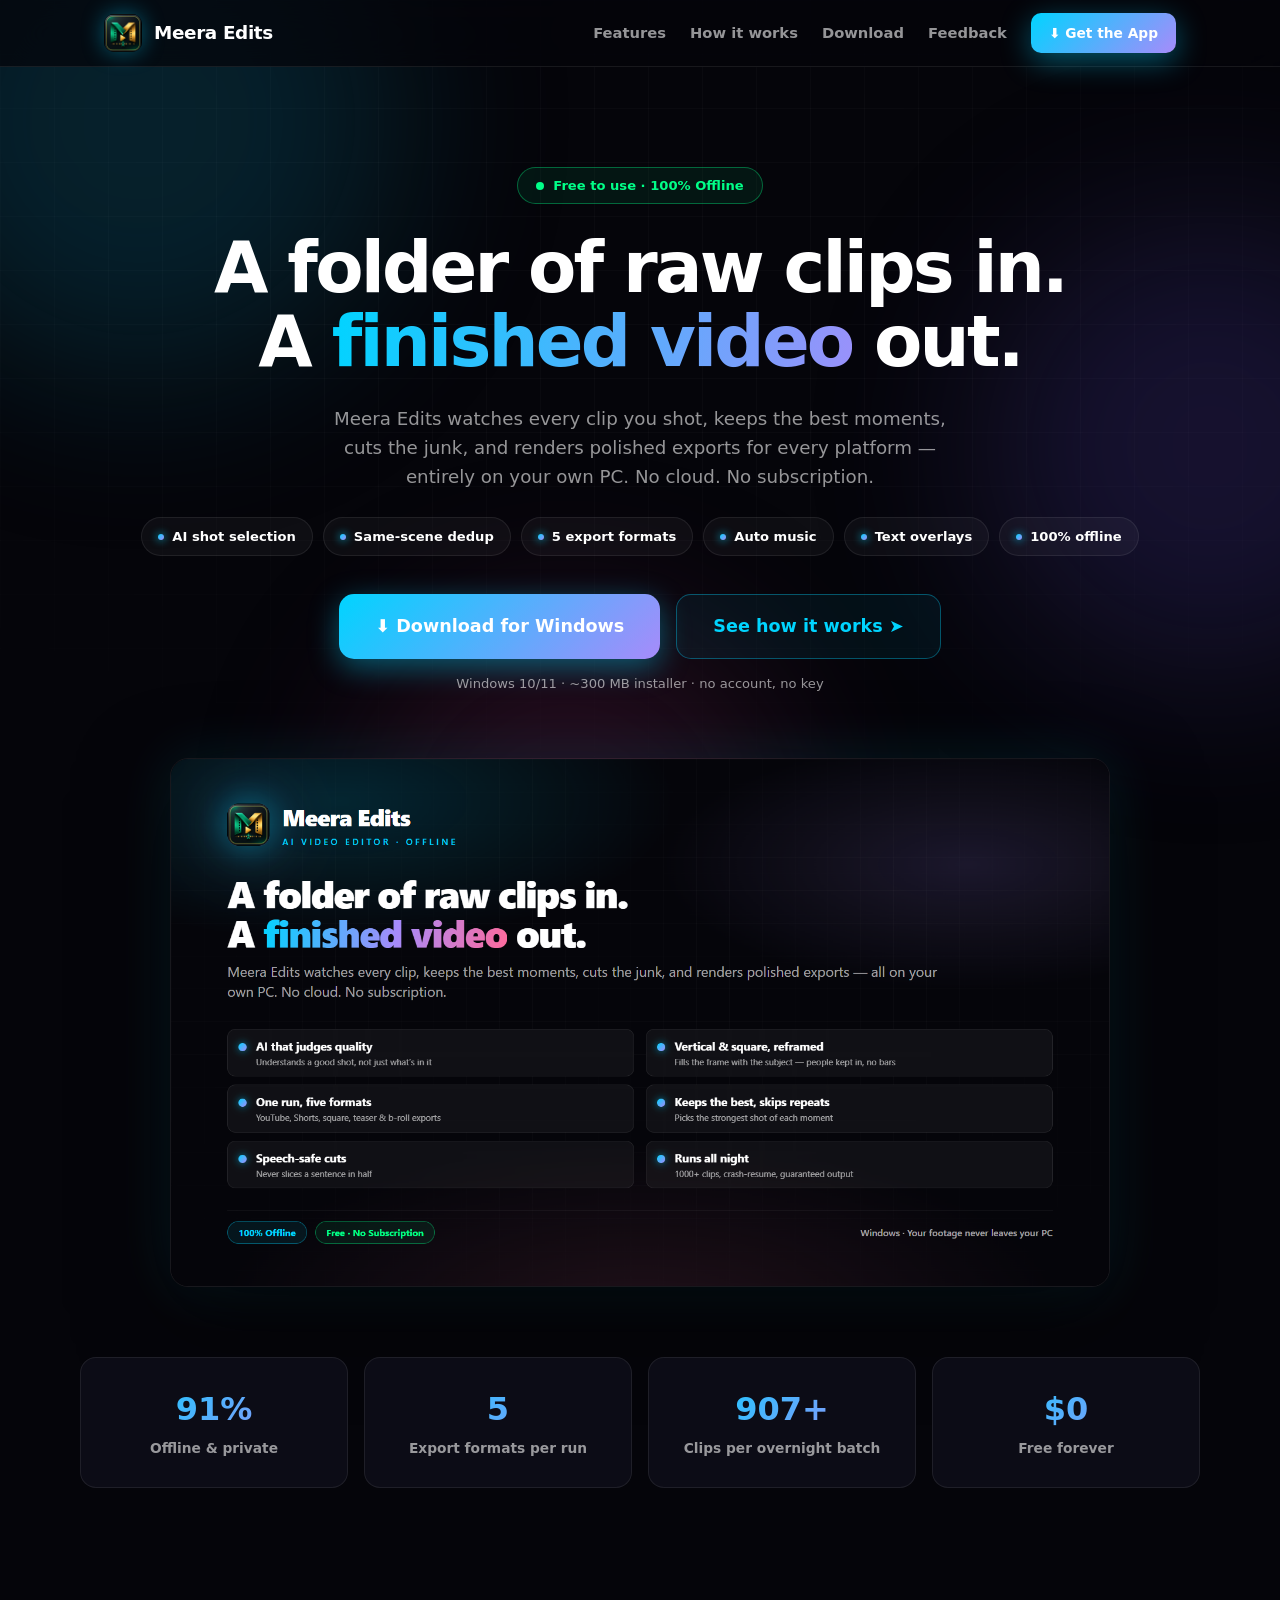
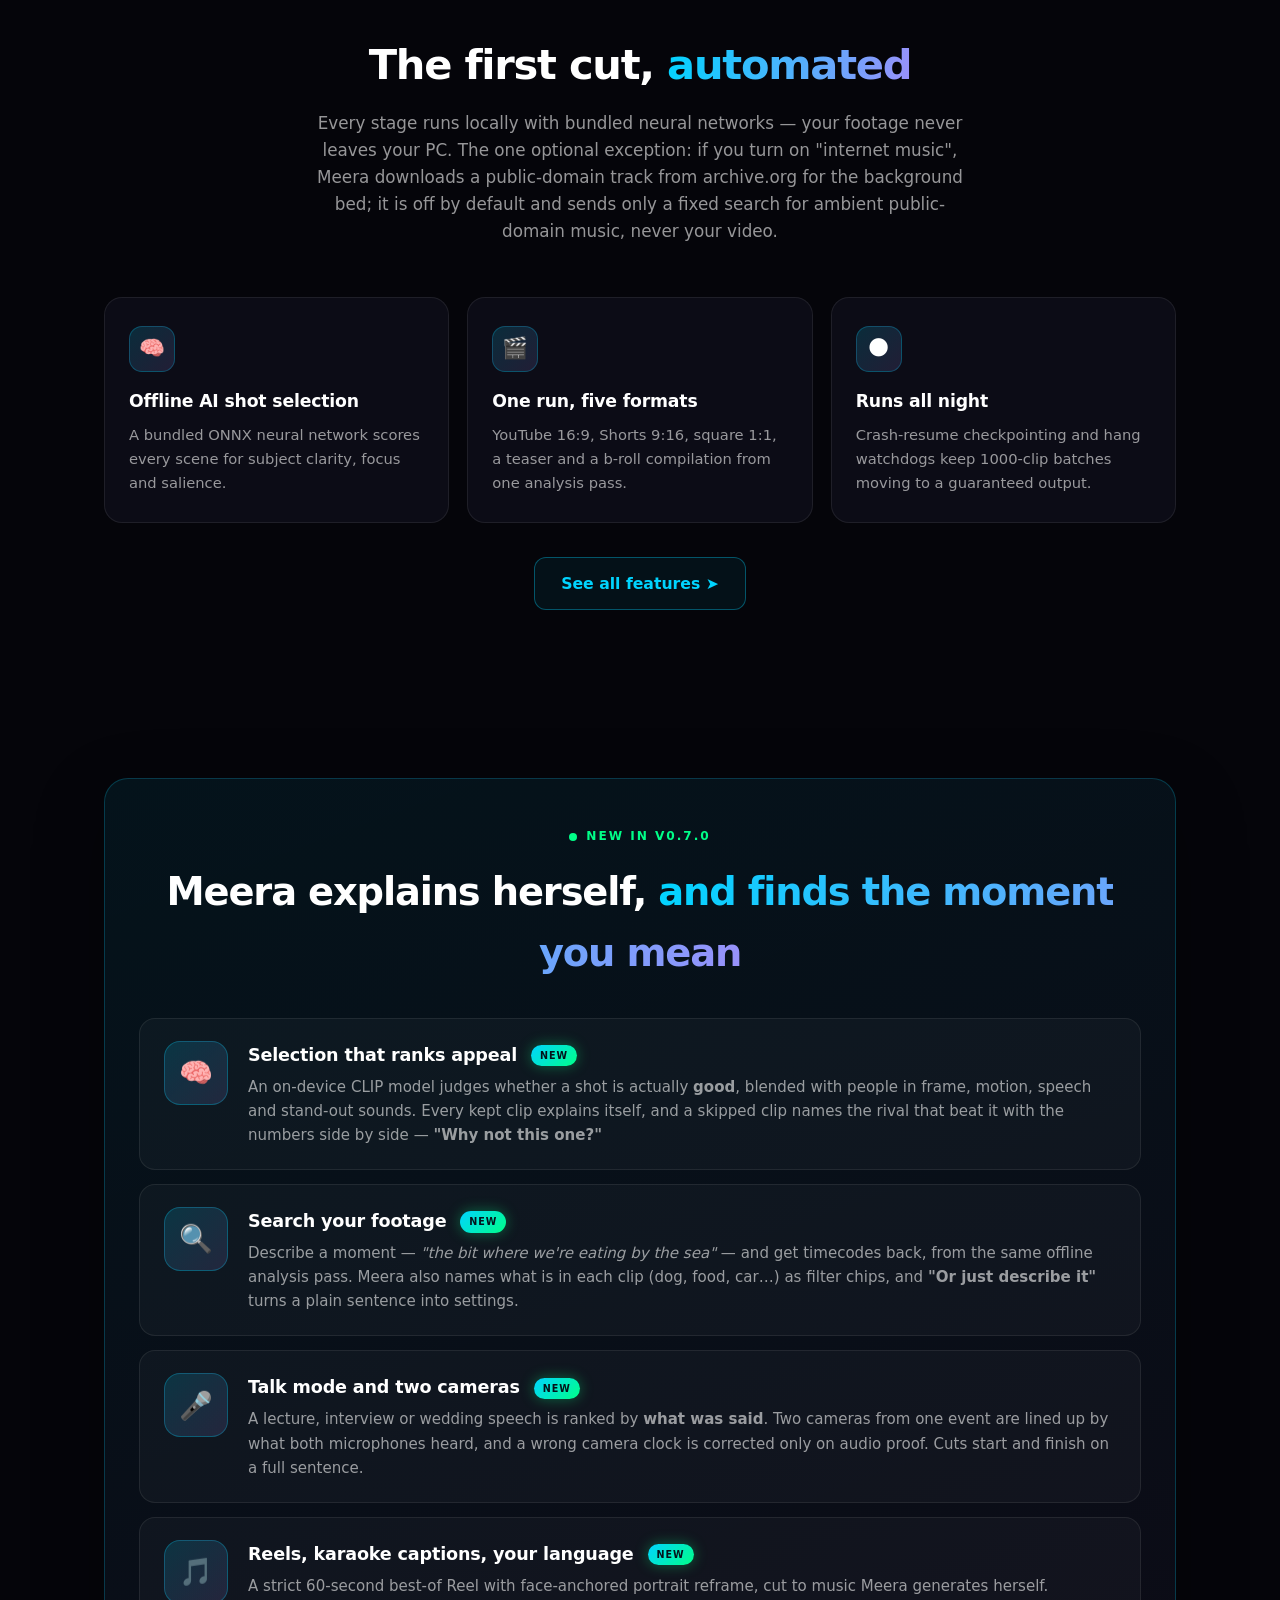
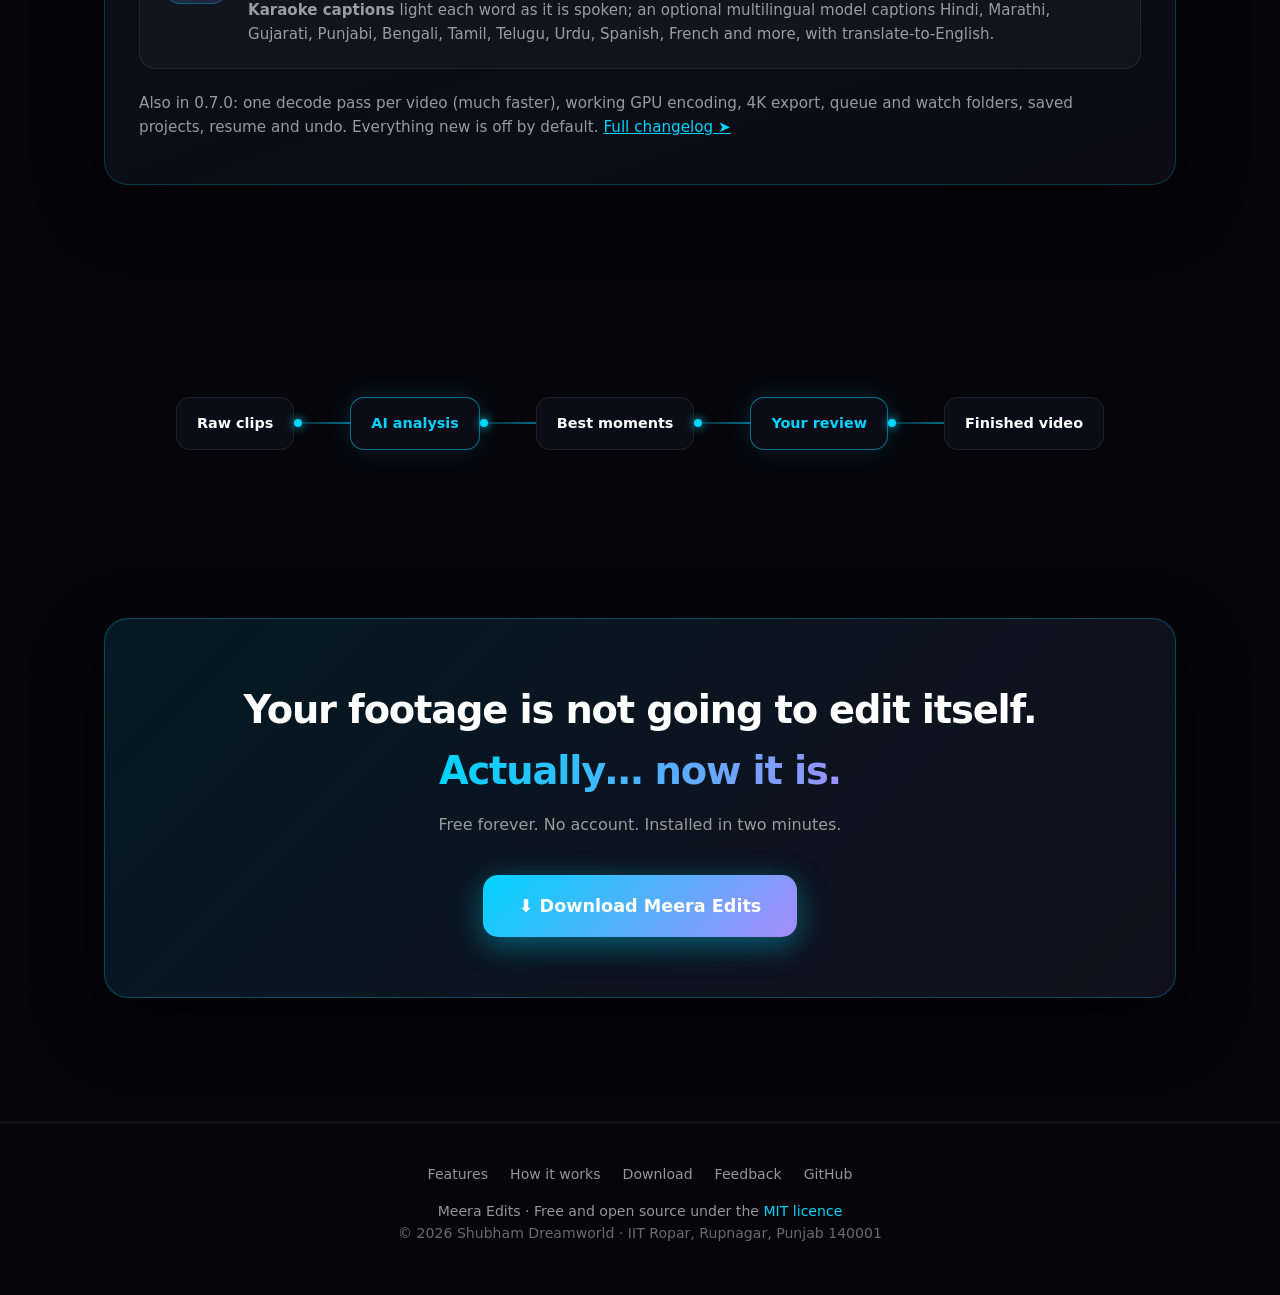
<file: site/index.html>
<!doctype html>
<html lang="en">
<head>
<meta charset="utf-8">
<meta name="viewport" content="width=device-width, initial-scale=1">
<title>Meera Edits — Offline AI Video Editor for Windows</title>
<meta name="description" content="A folder of raw clips in. A finished video out. Meera Edits is a free, 100% offline AI video editor for Windows.">
<meta property="og:title" content="Meera Edits — Offline AI Video Editor">
<meta property="og:description" content="A folder of raw clips in. A finished video out. Free, 100% offline.">
<meta property="og:image" content="assets/poster-wide.png">
<link rel="icon" href="assets/icon.png">
<link rel="stylesheet" href="assets/style.css">
<script defer src="assets/site.js"></script>
</head>
<body>
<div class="blobs"><div class="blob b1"></div><div class="blob b2"></div><div class="blob b3"></div></div>
<div class="grid-overlay"></div>

<nav>
  <div class="wrap navrow">
    <a class="logo" href="index.html"><img src="assets/icon.png" alt="">Meera Edits</a>
    <div class="navlinks">
      <a href="features.html">Features</a>
      <a href="how-it-works.html">How it works</a>
      <a href="download.html">Download</a>
      <a href="feedback.html">Feedback</a>
      <a class="btn primary small" href="download.html">&#11015; Get the App</a>
    </div>
  </div>
</nav>

<main>
  <header class="hero wrap">
    <span class="eyebrow fade-1"><span class="dot"></span> Free to use &middot; 100% Offline</span>
    <h1 class="fade-2" style="margin-top:28px;">A folder of raw clips in.<br>A <em>finished video</em> out.</h1>
    <p class="sub fade-3">Meera Edits watches every clip you shot, keeps the best moments, cuts the junk, and renders polished exports for every platform — entirely on your own PC. No cloud. No subscription.</p>
    <div class="chips fade-3">
      <span class="chip"><span class="cd"></span> AI shot selection</span>
      <span class="chip"><span class="cd"></span> Same-scene dedup</span>
      <span class="chip"><span class="cd"></span> 5 export formats</span>
      <span class="chip"><span class="cd"></span> Auto music</span>
      <span class="chip"><span class="cd"></span> Text overlays</span>
      <span class="chip"><span class="cd"></span> 100% offline</span>
    </div>
    <div class="cta fade-4">
      <a class="btn primary big" href="download.html">&#11015; Download for Windows</a>
      <a class="btn ghost big" href="how-it-works.html">See how it works &#10148;</a>
    </div>
    <div class="cta-note fade-4">Windows 10/11 &middot; ~300 MB installer &middot; no account, no key</div>
    <div class="shot fade-4" data-tilt style="margin:64px auto 0; max-width:940px;"><img src="assets/poster-wide.png" alt="Meera Edits overview"></div>

    <div class="stats" style="margin-top:70px;">
      <div class="stat reveal"><b data-count="100" data-suffix="%">0%</b><span>Offline &amp; private</span></div>
      <div class="stat reveal"><b data-count="5">0</b><span>Export formats per run</span></div>
      <div class="stat reveal"><b data-count="1000" data-suffix="+">0</b><span>Clips per overnight batch</span></div>
      <div class="stat reveal"><b data-count="0" data-prefix="$">$0</b><span>Free forever</span></div>
    </div>
  </header>

  <section>
    <div class="wrap">
      <div class="sec-head reveal">
        <h2>The first cut, <span class="grad">automated</span></h2>
        <p>Every stage runs locally with bundled neural networks — your footage never leaves your PC. The one optional exception: if you turn on "internet music", Meera downloads a public-domain track from archive.org for the background bed; it is off by default and sends only a fixed search for ambient public-domain music, never your video.</p>
      </div>
      <div class="cards-3">
        <div class="card reveal"><div class="ic">&#129504;</div><h3>Offline AI shot selection</h3><p>A bundled ONNX neural network scores every scene for subject clarity, focus and salience.</p></div>
        <div class="card reveal"><div class="ic">&#127916;</div><h3>One run, five formats</h3><p>YouTube 16:9, Shorts 9:16, square 1:1, a teaser and a b-roll compilation from one analysis pass.</p></div>
        <div class="card reveal"><div class="ic">&#127761;</div><h3>Runs all night</h3><p>Crash-resume checkpointing and hang watchdogs keep 1000-clip batches moving to a guaranteed output.</p></div>
      </div>
      <div style="text-align:center; margin-top:34px;" class="reveal">
        <a class="btn ghost" href="features.html">See all features &#10148;</a>
      </div>
    </div>
  </section>

  <section>
    <div class="wrap">
      <div class="whatsnew reveal">
        <div class="wn-head">
          <span class="wn-tag"><span class="cd"></span> New in v0.7.0</span>
          <h2>Meera explains herself, <span class="grad">and finds the moment you mean</span></h2>
        </div>
        <div class="spot-grid">
          <div class="spot">
            <div class="spot-ic">&#129504;</div>
            <div>
              <h3>Selection that ranks appeal <span class="badge-new">New</span></h3>
              <p>An on-device CLIP model judges whether a shot is actually <b>good</b>, blended with people in frame, motion, speech and stand-out sounds. Every kept clip explains itself, and a skipped clip names the rival that beat it with the numbers side by side — <b>"Why not this one?"</b></p>
            </div>
          </div>
          <div class="spot">
            <div class="spot-ic">&#128269;</div>
            <div>
              <h3>Search your footage <span class="badge-new">New</span></h3>
              <p>Describe a moment — <i>"the bit where we're eating by the sea"</i> — and get timecodes back, from the same offline analysis pass. Meera also names what is in each clip (dog, food, car…) as filter chips, and <b>"Or just describe it"</b> turns a plain sentence into settings.</p>
            </div>
          </div>
          <div class="spot">
            <div class="spot-ic">&#127908;</div>
            <div>
              <h3>Talk mode and two cameras <span class="badge-new">New</span></h3>
              <p>A lecture, interview or wedding speech is ranked by <b>what was said</b>. Two cameras from one event are lined up by what both microphones heard, and a wrong camera clock is corrected only on audio proof. Cuts start and finish on a full sentence.</p>
            </div>
          </div>
          <div class="spot">
            <div class="spot-ic">&#127925;</div>
            <div>
              <h3>Reels, karaoke captions, your language <span class="badge-new">New</span></h3>
              <p>A strict 60-second best-of Reel with face-anchored portrait reframe, cut to music Meera generates herself. <b>Karaoke captions</b> light each word as it is spoken; an optional multilingual model captions Hindi, Marathi, Gujarati, Punjabi, Bengali, Tamil, Telugu, Urdu, Spanish, French and more, with translate-to-English.</p>
            </div>
          </div>
        </div>
        <p class="reveal" style="margin-top:22px; color:var(--muted); font-size:0.95em;">Also in 0.7.0: one decode pass per video (much faster), working GPU encoding, 4K export, queue and watch folders, saved projects, resume and undo. Everything new is off by default. <a href="download.html#history" style="color:var(--accent);">Full changelog &#10148;</a></p>
      </div>
    </div>
  </section>

  <section>
    <div class="wrap">
      <div class="pipeline reveal">
        <div class="pnode">Raw clips</div><div class="parrow"></div>
        <div class="pnode hot">AI analysis</div><div class="parrow"></div>
        <div class="pnode">Best moments</div><div class="parrow"></div>
        <div class="pnode hot">Your review</div><div class="parrow"></div>
        <div class="pnode">Finished video</div>
      </div>
    </div>
  </section>

  <section>
    <div class="wrap">
      <div class="ctaband reveal">
        <h2>Your footage is not going to edit itself.<br><span class="grad">Actually&hellip; now it is.</span></h2>
        <p>Free forever. No account. Installed in two minutes.</p>
        <div class="cta">
          <a class="btn primary big" href="download.html">&#11015; Download Meera Edits</a>
        </div>
      </div>
    </div>
  </section>
</main>

<footer>
  <div class="wrap">
    <div class="foot-links">
      <a href="features.html">Features</a>
      <a href="how-it-works.html">How it works</a>
      <a href="download.html">Download</a>
      <a href="feedback.html">Feedback</a>
      <a href="https://github.com/shubhamdreamworld/meera-edits-app" target="_blank" rel="noopener">GitHub</a>
    </div>
    Meera Edits &middot; Free and open source under the <a href="https://github.com/shubhamdreamworld/meera-edits-app/blob/main/LICENSE" target="_blank" rel="noopener">MIT licence</a><br>
    <span style="opacity:0.7;">&copy; 2026 Shubham Dreamworld &middot; IIT Ropar, Rupnagar, Punjab 140001</span>
  </div>
</footer>
</body>
</html>
</file>
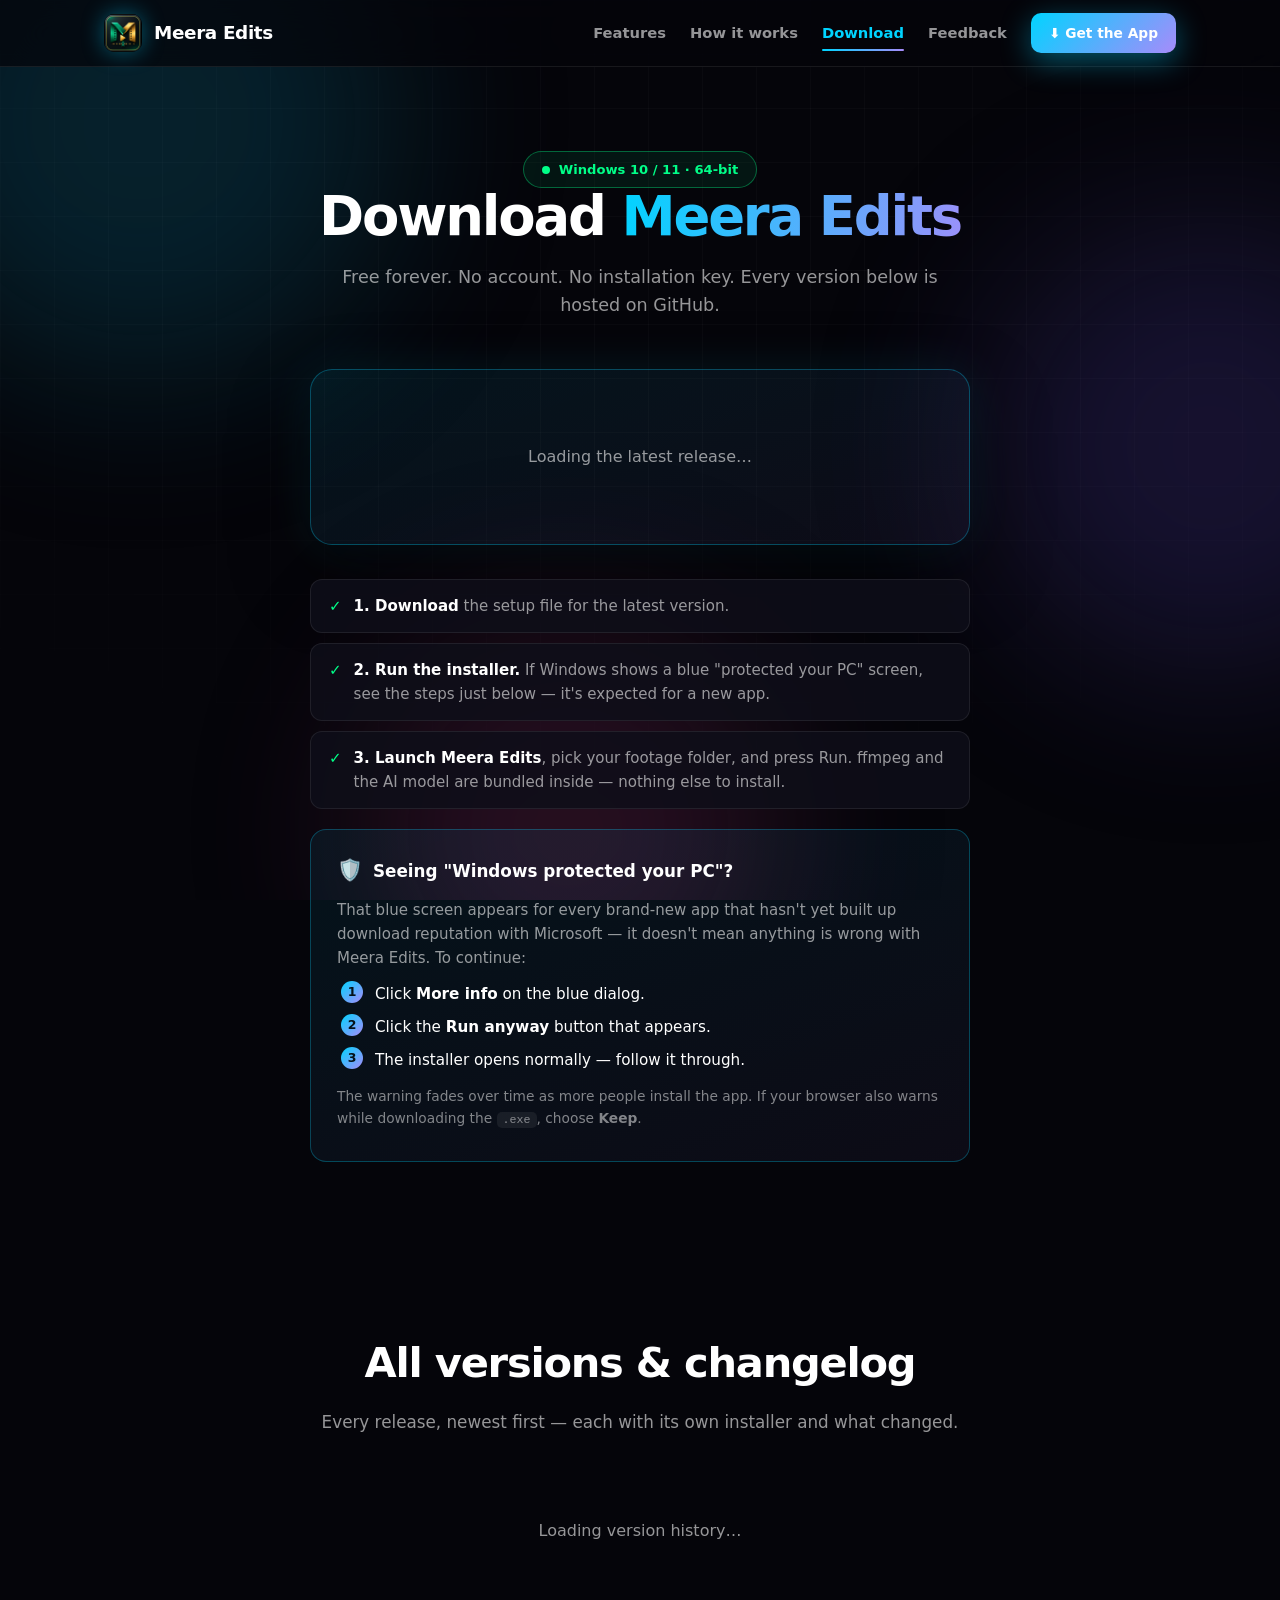
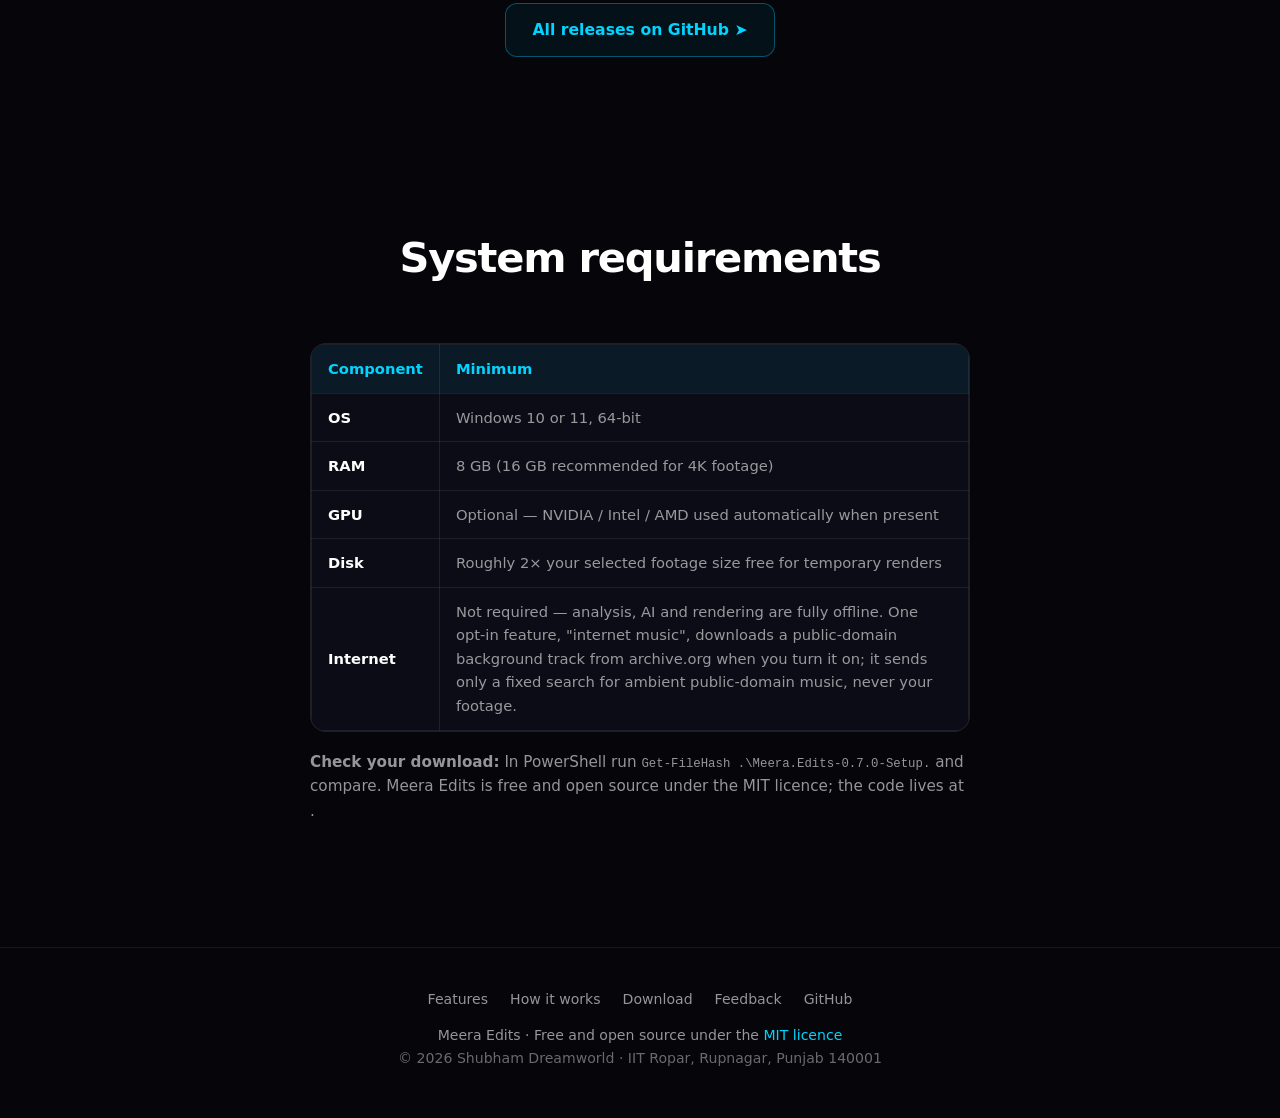
<file: site/download.html>
<!doctype html>
<html lang="en">
<head>
<meta charset="utf-8">
<meta name="viewport" content="width=device-width, initial-scale=1">
<title>Download &amp; Versions — Meera Edits</title>
<meta name="description" content="Download Meera Edits for Windows — every version, with its changelog. Free, no account or key required.">
<link rel="icon" href="assets/icon.png">
<link rel="stylesheet" href="assets/style.css">
<script defer src="assets/site.js"></script>
</head>
<body>
<div class="blobs"><div class="blob b1"></div><div class="blob b2"></div><div class="blob b3"></div></div>
<div class="grid-overlay"></div>

<nav>
  <div class="wrap navrow">
    <a class="logo" href="index.html"><img src="assets/icon.png" alt="">Meera Edits</a>
    <div class="navlinks">
      <a href="features.html">Features</a>
      <a href="how-it-works.html">How it works</a>
      <a href="download.html">Download</a>
      <a href="feedback.html">Feedback</a>
      <a class="btn primary small" href="https://github.com/shubhamdreamworld/meera-edits-app/releases/latest" id="nav-latest">&#11015; Get the App</a>
    </div>
  </div>
</nav>

<main>
  <header class="page-head wrap">
    <span class="eyebrow fade-1"><span class="dot"></span> Windows 10 / 11 &middot; 64-bit</span>
    <h1 class="fade-2">Download <span class="grad">Meera Edits</span></h1>
    <p class="fade-3">Free forever. No account. No installation key. Every version below is hosted on GitHub.</p>
  </header>

  <section style="padding-top:30px;">
    <div class="wrap">
      <!-- Latest release card (filled from releases.json) -->
      <div id="latest-card" class="dlcard fade-4" data-tilt>
        <div class="rel-loading">Loading the latest release&hellip;</div>
      </div>

      <div class="checklist">
        <div class="checkrow reveal"><span class="tick">&#10003;</span><span><b>1. Download</b> the setup file for the latest version.</span></div>
        <div class="checkrow reveal"><span class="tick">&#10003;</span><span><b>2. Run the installer.</b> If Windows shows a blue "protected your PC" screen, see the steps just below — it's expected for a new app.</span></div>
        <div class="checkrow reveal"><span class="tick">&#10003;</span><span><b>3. Launch Meera Edits</b>, pick your footage folder, and press Run. ffmpeg and the AI model are bundled inside — nothing else to install.</span></div>
      </div>

      <div class="smartscreen reveal">
        <div class="ss-head"><span class="ss-shield">&#128737;&#65039;</span> Seeing "Windows protected your PC"?</div>
        <p>That blue screen appears for every brand-new app that hasn't yet built up download reputation with Microsoft — it doesn't mean anything is wrong with Meera Edits. To continue:</p>
        <ol class="ss-steps">
          <li>Click <b>More info</b> on the blue dialog.</li>
          <li>Click the <b>Run anyway</b> button that appears.</li>
          <li>The installer opens normally &mdash; follow it through.</li>
        </ol>
        <p class="ss-note">The warning fades over time as more people install the app. If your browser also warns while downloading the <code>.exe</code>, choose <b>Keep</b>.</p>
      </div>
    </div>
  </section>

  <section>
    <div class="wrap">
      <div class="sec-head reveal">
        <h2>All versions &amp; changelog</h2>
        <p>Every release, newest first — each with its own installer and what changed.</p>
      </div>
      <div id="history" class="rellist reveal">
        <div class="rel-loading">Loading version history&hellip;</div>
      </div>
      <noscript>
        <p style="text-align:center; color:var(--muted);">Browse every version on the <a href="https://github.com/shubhamdreamworld/meera-edits-app/releases" style="color:var(--accent);">GitHub releases page</a>.</p>
      </noscript>
      <div style="text-align:center; margin-top:30px;" class="reveal">
        <a class="btn ghost" href="https://github.com/shubhamdreamworld/meera-edits-app/releases" target="_blank" rel="noopener">All releases on GitHub &#10148;</a>
      </div>
    </div>
  </section>

  <section>
    <div class="wrap">
      <div class="sec-head reveal"><h2>System requirements</h2></div>
      <div class="tablecard reveal" style="max-width:660px; margin:0 auto;">
        <table>
          <tr><th>Component</th><th>Minimum</th></tr>
          <tr><td><b>OS</b></td><td>Windows 10 or 11, 64-bit</td></tr>
          <tr><td><b>RAM</b></td><td>8 GB (16 GB recommended for 4K footage)</td></tr>
          <tr><td><b>GPU</b></td><td>Optional — NVIDIA / Intel / AMD used automatically when present</td></tr>
          <tr><td><b>Disk</b></td><td>Roughly 2&times; your selected footage size free for temporary renders</td></tr>
          <tr><td><b>Internet</b></td><td>Not required — analysis, AI and rendering are fully offline. One opt-in feature, "internet music", downloads a public-domain background track from archive.org when you turn it on; it sends only a fixed search for ambient public-domain music, never your footage.</td></tr>
        </table>
      </div>
      <p class="reveal" style="max-width:660px; margin:18px auto 0; color:var(--muted); font-size:0.95em;" id="verify-note">
        <b>Check your download:</b> In PowerShell run
        <code>Get-FileHash .\Meera.Edits-0.7.0-Setup.</code> and compare. Meera Edits is free and open source under the MIT licence; the code lives at
        .
      </p>
    </div>
  </section>
</main>

<footer>
  <div class="wrap">
    <div class="foot-links">
      <a href="features.html">Features</a>
      <a href="how-it-works.html">How it works</a>
      <a href="download.html">Download</a>
      <a href="feedback.html">Feedback</a>
      <a href="https://github.com/shubhamdreamworld/meera-edits-app" target="_blank" rel="noopener">GitHub</a>
    </div>
    Meera Edits &middot; Free and open source under the <a href="https://github.com/shubhamdreamworld/meera-edits-app/blob/main/LICENSE" target="_blank" rel="noopener">MIT licence</a><br>
    <span style="opacity:0.7;">&copy; 2026 Shubham Dreamworld &middot; IIT Ropar, Rupnagar, Punjab 140001</span>
  </div>
</footer>

<script>
  // Renders the download page from releases.json — add a version there and
  // this page (latest card + full history) updates automatically.
  (function () {
    const esc = (s) => String(s).replace(/[&<>"]/g, (c) => ({ '&':'&amp;','<':'&lt;','>':'&gt;','"':'&quot;' }[c]));
    fetch('releases.json', { cache: 'no-cache' })
      .then((r) => { if (!r.ok) throw new Error('load failed'); return r.json(); })
      .then((rels) => {
        if (!Array.isArray(rels) || !rels.length) throw new Error('empty');
        const latest = rels.find((r) => r.latest) || rels[0];

        // Point the nav "Get the App" button at the latest asset
        const navBtn = document.getElementById('nav-latest');
        if (navBtn && latest.asset) navBtn.setAttribute('href', latest.asset);

        // Latest card
        document.getElementById('latest-card').innerHTML =
          '<div class="ver">Latest release &middot; ' + esc(latest.tag) + '</div>' +
          '<h2>' + esc(latest.title) + '</h2>' +
          '<div class="dlmeta">' +
            '<span>&#128190; ' + esc(latest.size || '') + '</span>' +
            '<span>&#129422; Windows 64-bit</span>' +
            '<span>&#128273; No key needed</span>' +
            '<span>&#9878;&#65039; Free to use</span>' +
          '</div>' +
          '<div class="cta" style="margin-top:30px;">' +
            '<a class="btn primary big" href="' + esc(latest.asset) + '">&#11015; Download Meera Edits ' + esc(latest.version) + '</a>' +
          '</div>' +
          '<div class="cta-note">Served directly from <a href="' + esc(latest.release) + '" target="_blank" rel="noopener" style="color:var(--accent);">GitHub Releases</a>.</div>' +
          (latest.<div class="cta-note" style="margin-top:8px; word-break:break-all;"><code>' + esc(latest.</code></div>' : '');

        // Full history
        document.getElementById('history').innerHTML = rels.map((r) =>
          '<div class="rel' + (r.latest ? ' is-latest' : '') + '">' +
            '<div class="rel-head">' +
              '<span class="rel-ver">' + esc(r.tag) + '</span>' +
              (r.latest ? '<span class="rel-badge">Latest</span>' : '') +
              '<span class="rel-title">' + esc(r.title) + '</span>' +
              '<span class="rel-date">' + esc(r.date) + '</span>' +
            '</div>' +
            '<ul class="rel-notes">' + r.notes.map((n) => '<li>' + esc(n) + '</li>').join('') + '</ul>' +
            '<div class="rel-actions">' +
              '<a class="btn primary small" href="' + esc(r.asset) + '">&#11015; Download ' + esc(r.version) + '</a>' +
              '<a class="btn ghost small" href="' + esc(r.release) + '" target="_blank" rel="noopener">Release notes</a>' +
              '<span class="rel-meta">' + esc(r.size || '') + ' &middot; Windows 64-bit</span>' +
            '</div>' +
            (r.<div class="rel-meta" style="margin-top:6px; word-break:break-all; font-size:0.85em;"><code>' + esc(r.</code></div>' : '') +
          '</div>'
        ).join('');
      })
      .catch(() => {
        const fallback = '<div class="rel-loading">Couldn\'t load the version list. <a href="https://github.com/shubhamdreamworld/meera-edits-app/releases" style="color:var(--accent);">View all releases on GitHub &#10148;</a></div>';
        document.getElementById('latest-card').innerHTML = fallback;
        document.getElementById('history').innerHTML = '';
      });
  })();
</script>
</body>
</html>
</file>
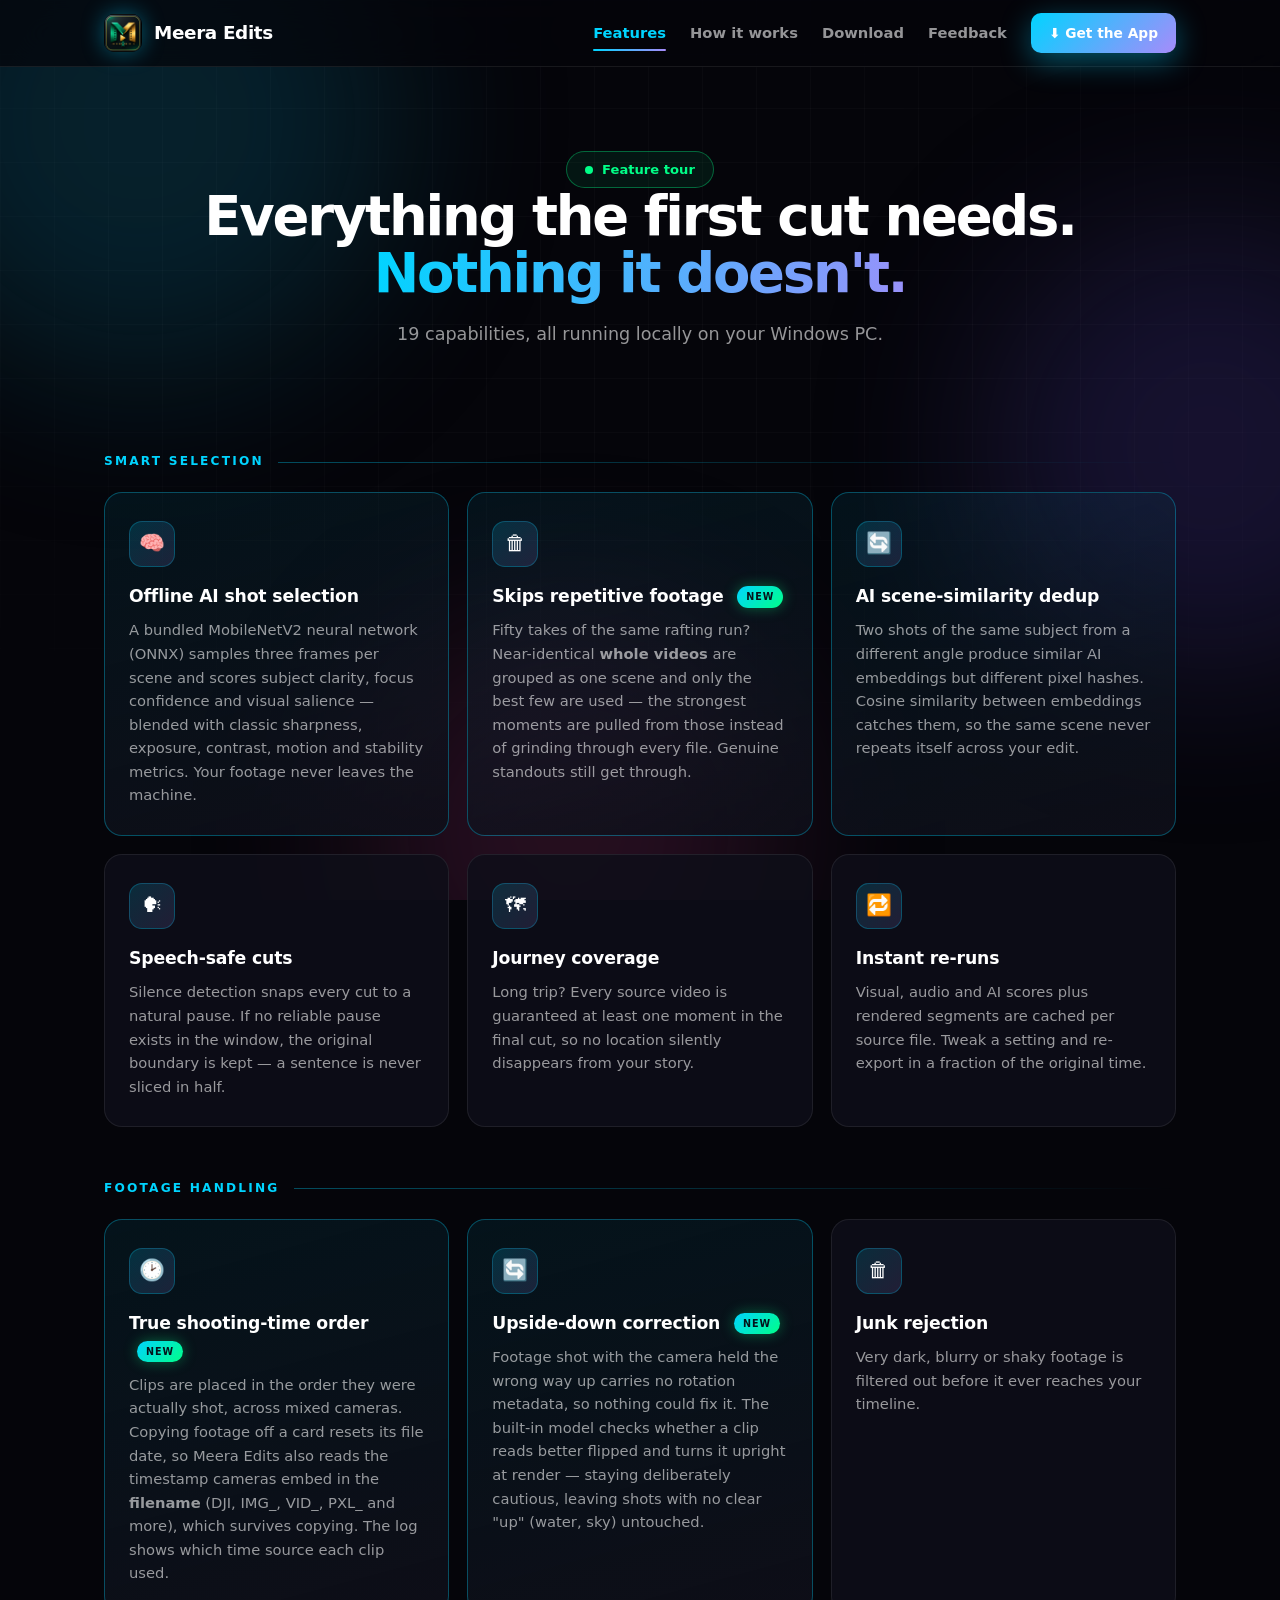
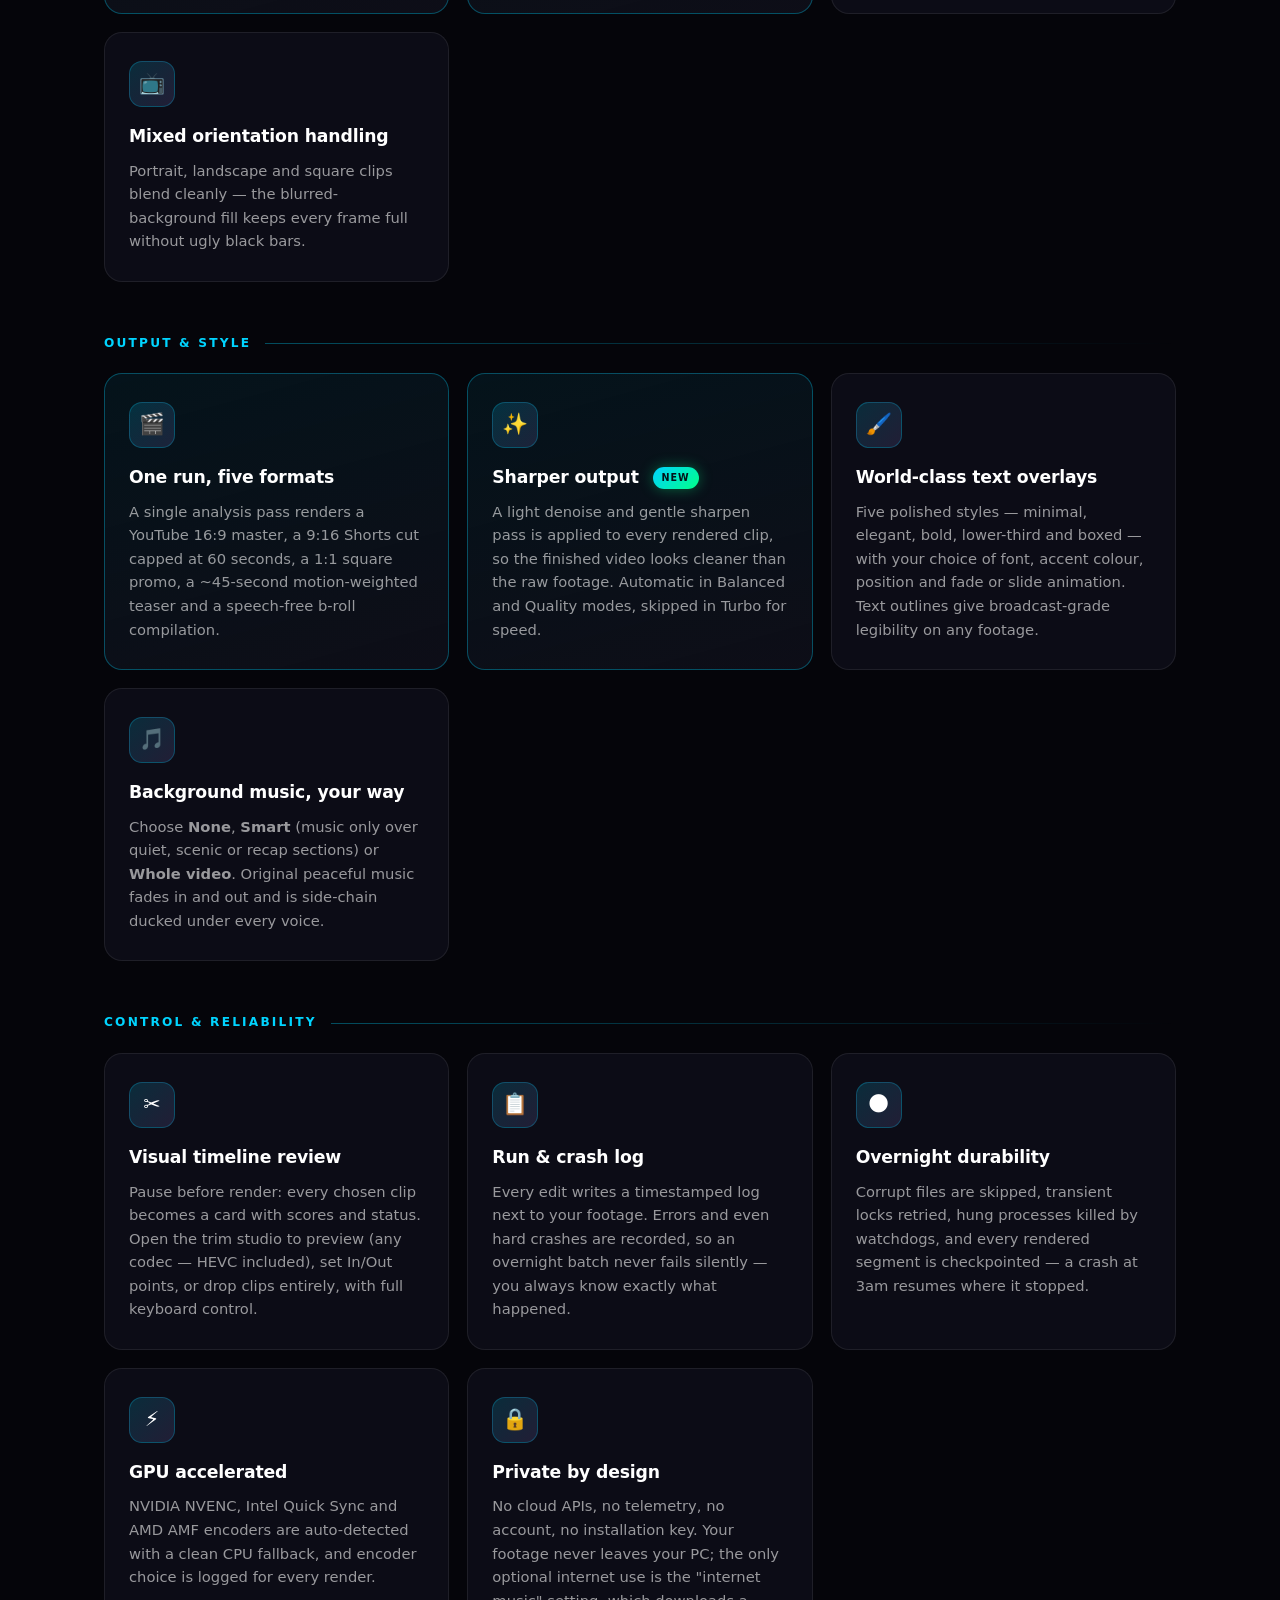
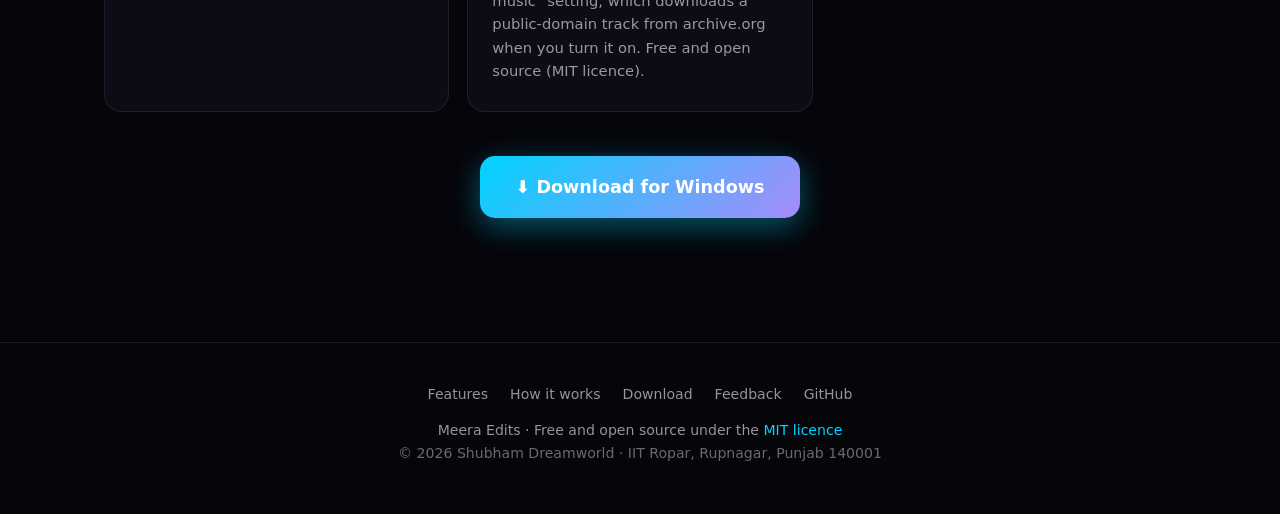
<file: site/features.html>
<!doctype html>
<html lang="en">
<head>
<meta charset="utf-8">
<meta name="viewport" content="width=device-width, initial-scale=1">
<title>Features — Meera Edits</title>
<meta name="description" content="Every feature of Meera Edits: offline AI shot selection, multi-format export, speech-safe cuts, overnight durability, timeline review, auto music and more.">
<link rel="icon" href="assets/icon.png">
<link rel="stylesheet" href="assets/style.css">
<script defer src="assets/site.js"></script>
</head>
<body>
<div class="blobs"><div class="blob b1"></div><div class="blob b2"></div><div class="blob b3"></div></div>
<div class="grid-overlay"></div>

<nav>
  <div class="wrap navrow">
    <a class="logo" href="index.html"><img src="assets/icon.png" alt="">Meera Edits</a>
    <div class="navlinks">
      <a href="features.html">Features</a>
      <a href="how-it-works.html">How it works</a>
      <a href="download.html">Download</a>
      <a href="feedback.html">Feedback</a>
      <a class="btn primary small" href="download.html">&#11015; Get the App</a>
    </div>
  </div>
</nav>

<main>
  <header class="page-head wrap">
    <span class="eyebrow fade-1"><span class="dot"></span> Feature tour</span>
    <h1 class="fade-2">Everything the first cut needs.<br><span class="grad">Nothing it doesn't.</span></h1>
    <p class="fade-3">19 capabilities, all running locally on your Windows PC.</p>
  </header>

  <section>
    <div class="wrap">
      <div class="cards-3">
        <div class="feat-cat">Smart selection</div>
        <div class="card featured reveal"><div class="ic">&#129504;</div><h3>Offline AI shot selection</h3><p>A bundled MobileNetV2 neural network (ONNX) samples three frames per scene and scores subject clarity, focus confidence and visual salience — blended with classic sharpness, exposure, contrast, motion and stability metrics. Your footage never leaves the machine.</p></div>
        <div class="card featured reveal"><div class="ic">&#128465;</div><h3>Skips repetitive footage <span class="badge-new">New</span></h3><p>Fifty takes of the same rafting run? Near-identical <b>whole videos</b> are grouped as one scene and only the best few are used — the strongest moments are pulled from those instead of grinding through every file. Genuine standouts still get through.</p></div>
        <div class="card featured reveal"><div class="ic">&#128260;</div><h3>AI scene-similarity dedup</h3><p>Two shots of the same subject from a different angle produce similar AI embeddings but different pixel hashes. Cosine similarity between embeddings catches them, so the same scene never repeats itself across your edit.</p></div>
        <div class="card reveal"><div class="ic">&#128483;</div><h3>Speech-safe cuts</h3><p>Silence detection snaps every cut to a natural pause. If no reliable pause exists in the window, the original boundary is kept — a sentence is never sliced in half.</p></div>
        <div class="card reveal"><div class="ic">&#128506;</div><h3>Journey coverage</h3><p>Long trip? Every source video is guaranteed at least one moment in the final cut, so no location silently disappears from your story.</p></div>
        <div class="card reveal"><div class="ic">&#128257;</div><h3>Instant re-runs</h3><p>Visual, audio and AI scores plus rendered segments are cached per source file. Tweak a setting and re-export in a fraction of the original time.</p></div>

        <div class="feat-cat">Footage handling</div>
        <div class="card featured reveal"><div class="ic">&#128337;</div><h3>True shooting-time order <span class="badge-new">New</span></h3><p>Clips are placed in the order they were actually shot, across mixed cameras. Copying footage off a card resets its file date, so Meera Edits also reads the timestamp cameras embed in the <b>filename</b> (DJI, IMG_, VID_, PXL_ and more), which survives copying. The log shows which time source each clip used.</p></div>
        <div class="card featured reveal"><div class="ic">&#128260;</div><h3>Upside-down correction <span class="badge-new">New</span></h3><p>Footage shot with the camera held the wrong way up carries no rotation metadata, so nothing could fix it. The built-in model checks whether a clip reads better flipped and turns it upright at render — staying deliberately cautious, leaving shots with no clear "up" (water, sky) untouched.</p></div>
        <div class="card reveal"><div class="ic">&#128465;</div><h3>Junk rejection</h3><p>Very dark, blurry or shaky footage is filtered out before it ever reaches your timeline.</p></div>
        <div class="card reveal"><div class="ic">&#128250;</div><h3>Mixed orientation handling</h3><p>Portrait, landscape and square clips blend cleanly — the blurred-background fill keeps every frame full without ugly black bars.</p></div>

        <div class="feat-cat">Output &amp; style</div>
        <div class="card featured reveal"><div class="ic">&#127916;</div><h3>One run, five formats</h3><p>A single analysis pass renders a YouTube 16:9 master, a 9:16 Shorts cut capped at 60 seconds, a 1:1 square promo, a ~45-second motion-weighted teaser and a speech-free b-roll compilation.</p></div>
        <div class="card featured reveal"><div class="ic">&#10024;</div><h3>Sharper output <span class="badge-new">New</span></h3><p>A light denoise and gentle sharpen pass is applied to every rendered clip, so the finished video looks cleaner than the raw footage. Automatic in Balanced and Quality modes, skipped in Turbo for speed.</p></div>
        <div class="card reveal"><div class="ic">&#128396;&#65039;</div><h3>World-class text overlays</h3><p>Five polished styles — minimal, elegant, bold, lower-third and boxed — with your choice of font, accent colour, position and fade or slide animation. Text outlines give broadcast-grade legibility on any footage.</p></div>
        <div class="card reveal"><div class="ic">&#127925;</div><h3>Background music, your way</h3><p>Choose <b>None</b>, <b>Smart</b> (music only over quiet, scenic or recap sections) or <b>Whole video</b>. Original peaceful music fades in and out and is side-chain ducked under every voice.</p></div>

        <div class="feat-cat">Control &amp; reliability</div>
        <div class="card reveal"><div class="ic">&#9986;&#65039;</div><h3>Visual timeline review</h3><p>Pause before render: every chosen clip becomes a card with scores and status. Open the trim studio to preview (any codec — HEVC included), set In/Out points, or drop clips entirely, with full keyboard control.</p></div>
        <div class="card reveal"><div class="ic">&#128203;</div><h3>Run &amp; crash log</h3><p>Every edit writes a timestamped log next to your footage. Errors and even hard crashes are recorded, so an overnight batch never fails silently — you always know exactly what happened.</p></div>
        <div class="card reveal"><div class="ic">&#127761;</div><h3>Overnight durability</h3><p>Corrupt files are skipped, transient locks retried, hung processes killed by watchdogs, and every rendered segment is checkpointed — a crash at 3am resumes where it stopped.</p></div>
        <div class="card reveal"><div class="ic">&#9889;</div><h3>GPU accelerated</h3><p>NVIDIA NVENC, Intel Quick Sync and AMD AMF encoders are auto-detected with a clean CPU fallback, and encoder choice is logged for every render.</p></div>
        <div class="card reveal"><div class="ic">&#128274;</div><h3>Private by design</h3><p>No cloud APIs, no telemetry, no account, no installation key. Your footage never leaves your PC; the only optional internet use is the "internet music" setting, which downloads a public-domain track from archive.org when you turn it on. Free and open source (MIT licence).</p></div>
      </div>

      <div style="text-align:center; margin-top:44px;" class="reveal">
        <a class="btn primary big" href="download.html">&#11015; Download for Windows</a>
      </div>
    </div>
  </section>
</main>

<footer>
  <div class="wrap">
    <div class="foot-links">
      <a href="features.html">Features</a>
      <a href="how-it-works.html">How it works</a>
      <a href="download.html">Download</a>
      <a href="feedback.html">Feedback</a>
      <a href="https://github.com/shubhamdreamworld/meera-edits-app" target="_blank" rel="noopener">GitHub</a>
    </div>
    Meera Edits &middot; Free and open source under the <a href="https://github.com/shubhamdreamworld/meera-edits-app/blob/main/LICENSE" target="_blank" rel="noopener">MIT licence</a><br>
    <span style="opacity:0.7;">&copy; 2026 Shubham Dreamworld &middot; IIT Ropar, Rupnagar, Punjab 140001</span>
  </div>
</footer>
</body>
</html>
</file>
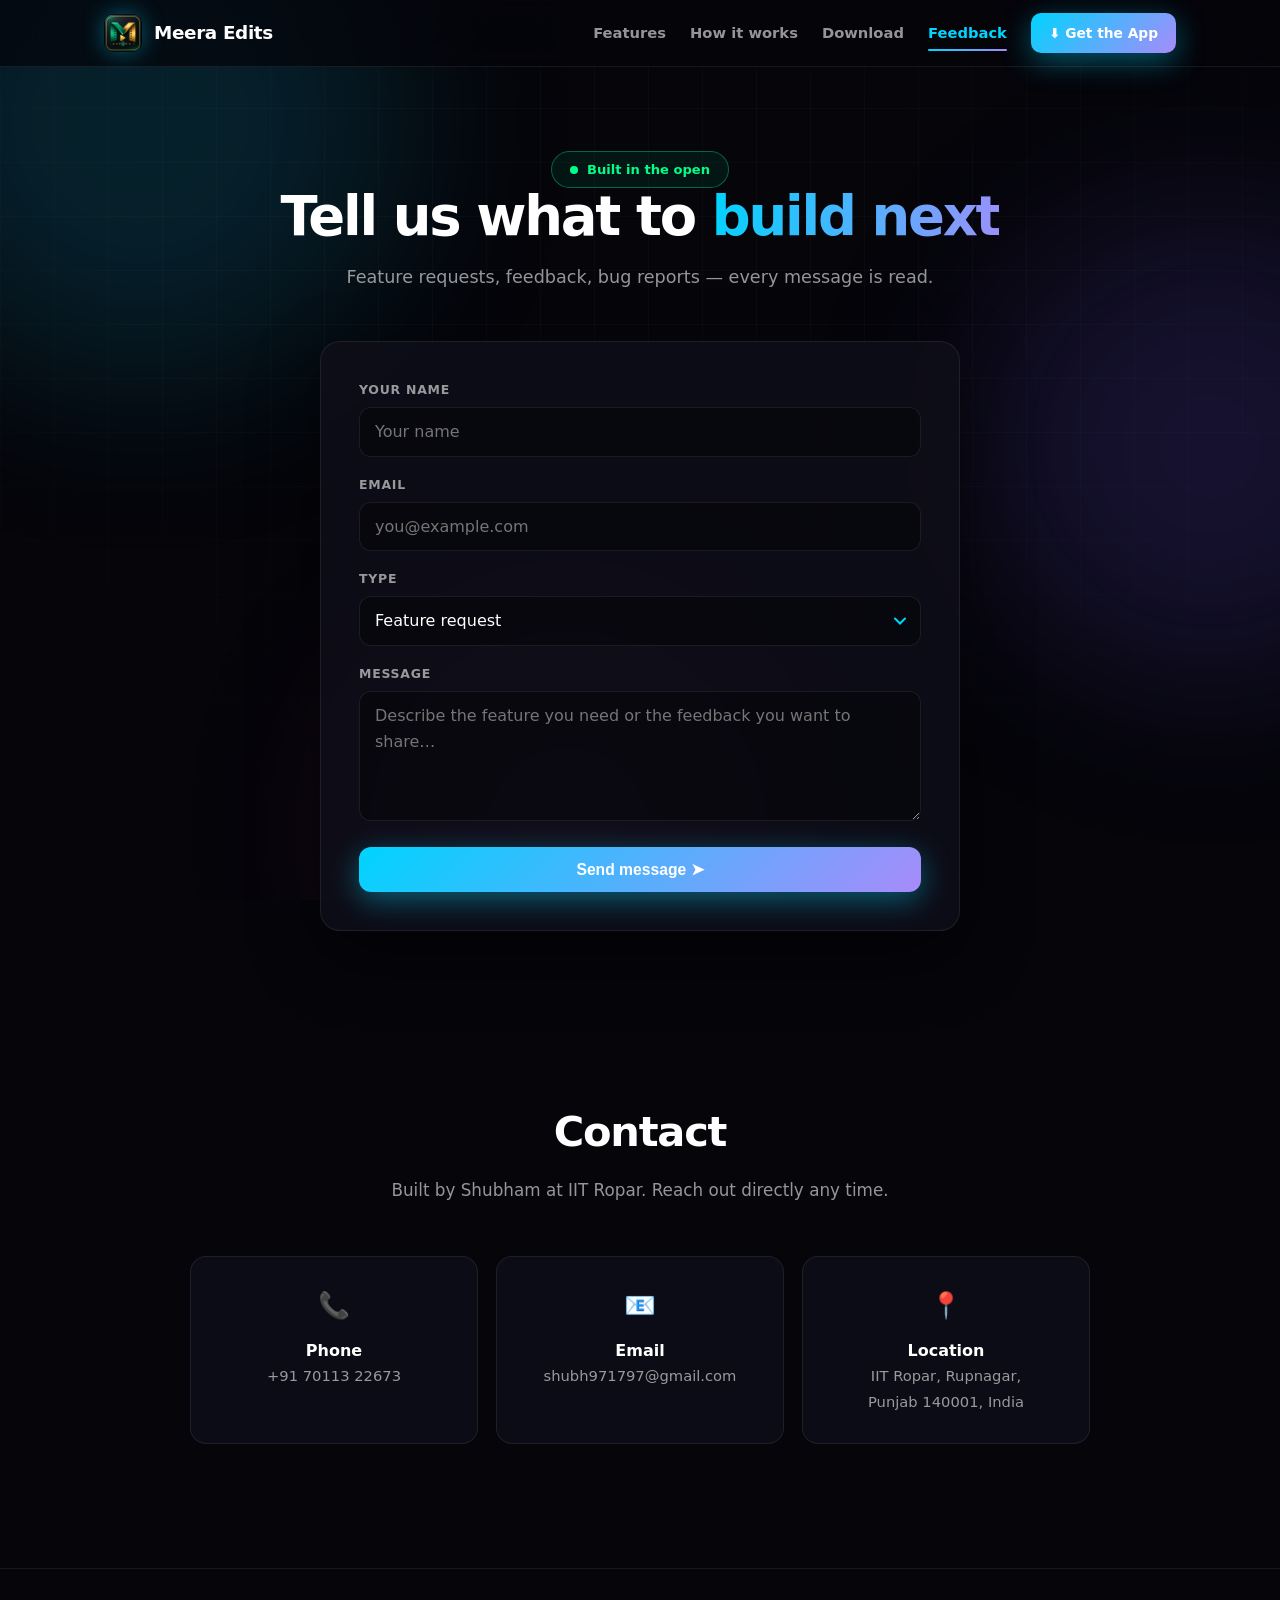
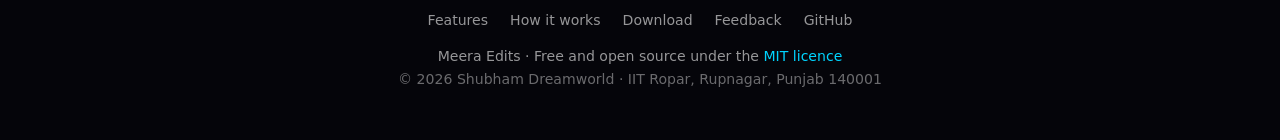
<file: site/feedback.html>
<!doctype html>
<html lang="en">
<head>
<meta charset="utf-8">
<meta name="viewport" content="width=device-width, initial-scale=1">
<title>Feedback &amp; Contact — Meera Edits</title>
<meta name="description" content="Request a feature, report a bug or share feedback about Meera Edits, and find contact details.">
<link rel="icon" href="assets/icon.png">
<link rel="stylesheet" href="assets/style.css">
<script defer src="assets/site.js"></script>
</head>
<body>
<div class="blobs"><div class="blob b1"></div><div class="blob b2"></div><div class="blob b3"></div></div>
<div class="grid-overlay"></div>

<nav>
  <div class="wrap navrow">
    <a class="logo" href="index.html"><img src="assets/icon.png" alt="">Meera Edits</a>
    <div class="navlinks">
      <a href="features.html">Features</a>
      <a href="how-it-works.html">How it works</a>
      <a href="download.html">Download</a>
      <a href="feedback.html">Feedback</a>
      <a class="btn primary small" href="download.html">&#11015; Get the App</a>
    </div>
  </div>
</nav>

<main>
  <header class="page-head wrap">
    <span class="eyebrow fade-1"><span class="dot"></span> Built in the open</span>
    <h1 class="fade-2">Tell us what to <span class="grad">build next</span></h1>
    <p class="fade-3">Feature requests, feedback, bug reports — every message is read.</p>
  </header>

  <section style="padding-top:30px;">
    <div class="wrap">
      <div class="formwrap fade-4">
        <form name="feedback" method="POST" action="https://formsubmit.co/shubh971797@gmail.com">
          <input type="hidden" name="_subject" value="Meera Edits — website feedback">
          <input type="hidden" name="_template" value="table">
          <input type="hidden" name="_captcha" value="false">
          <input type="hidden" name="_next" value="https://meeraedits.netlify.app/feedback.html?submitted=1">
          <input type="text" name="_honey" tabindex="-1" autocomplete="off" style="position:absolute; left:-9999px;" aria-hidden="true">
          <div class="fgroup"><label for="f-name">Your name</label><input id="f-name" name="name" required placeholder="Your name"></div>
          <div class="fgroup"><label for="f-email">Email</label><input id="f-email" name="email" type="email" required placeholder="you@example.com"></div>
          <div class="fgroup"><label for="f-type">Type</label>
            <select id="f-type" name="type">
              <option>Feature request</option>
              <option>Feedback</option>
              <option>Bug report</option>
              <option>Question</option>
            </select>
          </div>
          <div class="fgroup"><label for="f-msg">Message</label><textarea id="f-msg" name="message" required placeholder="Describe the feature you need or the feedback you want to share&hellip;"></textarea></div>
          <button class="btn primary" type="submit" style="width:100%; justify-content:center;">Send message &#10148;</button>
        </form>
        <div class="form-ok" id="form-ok">&#10003; Thank you! Your message has been sent.</div>
      </div>
    </div>
  </section>

  <section id="contact">
    <div class="wrap">
      <div class="sec-head reveal">
        <h2>Contact</h2>
        <p>Built by Shubham at IIT Ropar. Reach out directly any time.</p>
      </div>
      <div class="contact">
        <div class="cbox reveal"><div class="ic">&#128222;</div><b>Phone</b><a href="tel:+917011322673">+91 70113 22673</a></div>
        <div class="cbox reveal"><div class="ic">&#128231;</div><b>Email</b><a href="mailto:shubh971797@gmail.com">shubh971797@gmail.com</a></div>
        <div class="cbox reveal"><div class="ic">&#128205;</div><b>Location</b><span>IIT Ropar, Rupnagar,<br>Punjab 140001, India</span></div>
      </div>
    </div>
  </section>
</main>

<footer>
  <div class="wrap">
    <div class="foot-links">
      <a href="features.html">Features</a>
      <a href="how-it-works.html">How it works</a>
      <a href="download.html">Download</a>
      <a href="feedback.html">Feedback</a>
      <a href="https://github.com/shubhamdreamworld/meera-edits-app" target="_blank" rel="noopener">GitHub</a>
    </div>
    Meera Edits &middot; Free and open source under the <a href="https://github.com/shubhamdreamworld/meera-edits-app/blob/main/LICENSE" target="_blank" rel="noopener">MIT licence</a><br>
    <span style="opacity:0.7;">&copy; 2026 Shubham Dreamworld &middot; IIT Ropar, Rupnagar, Punjab 140001</span>
  </div>
</footer>
</body>
</html>
</file>
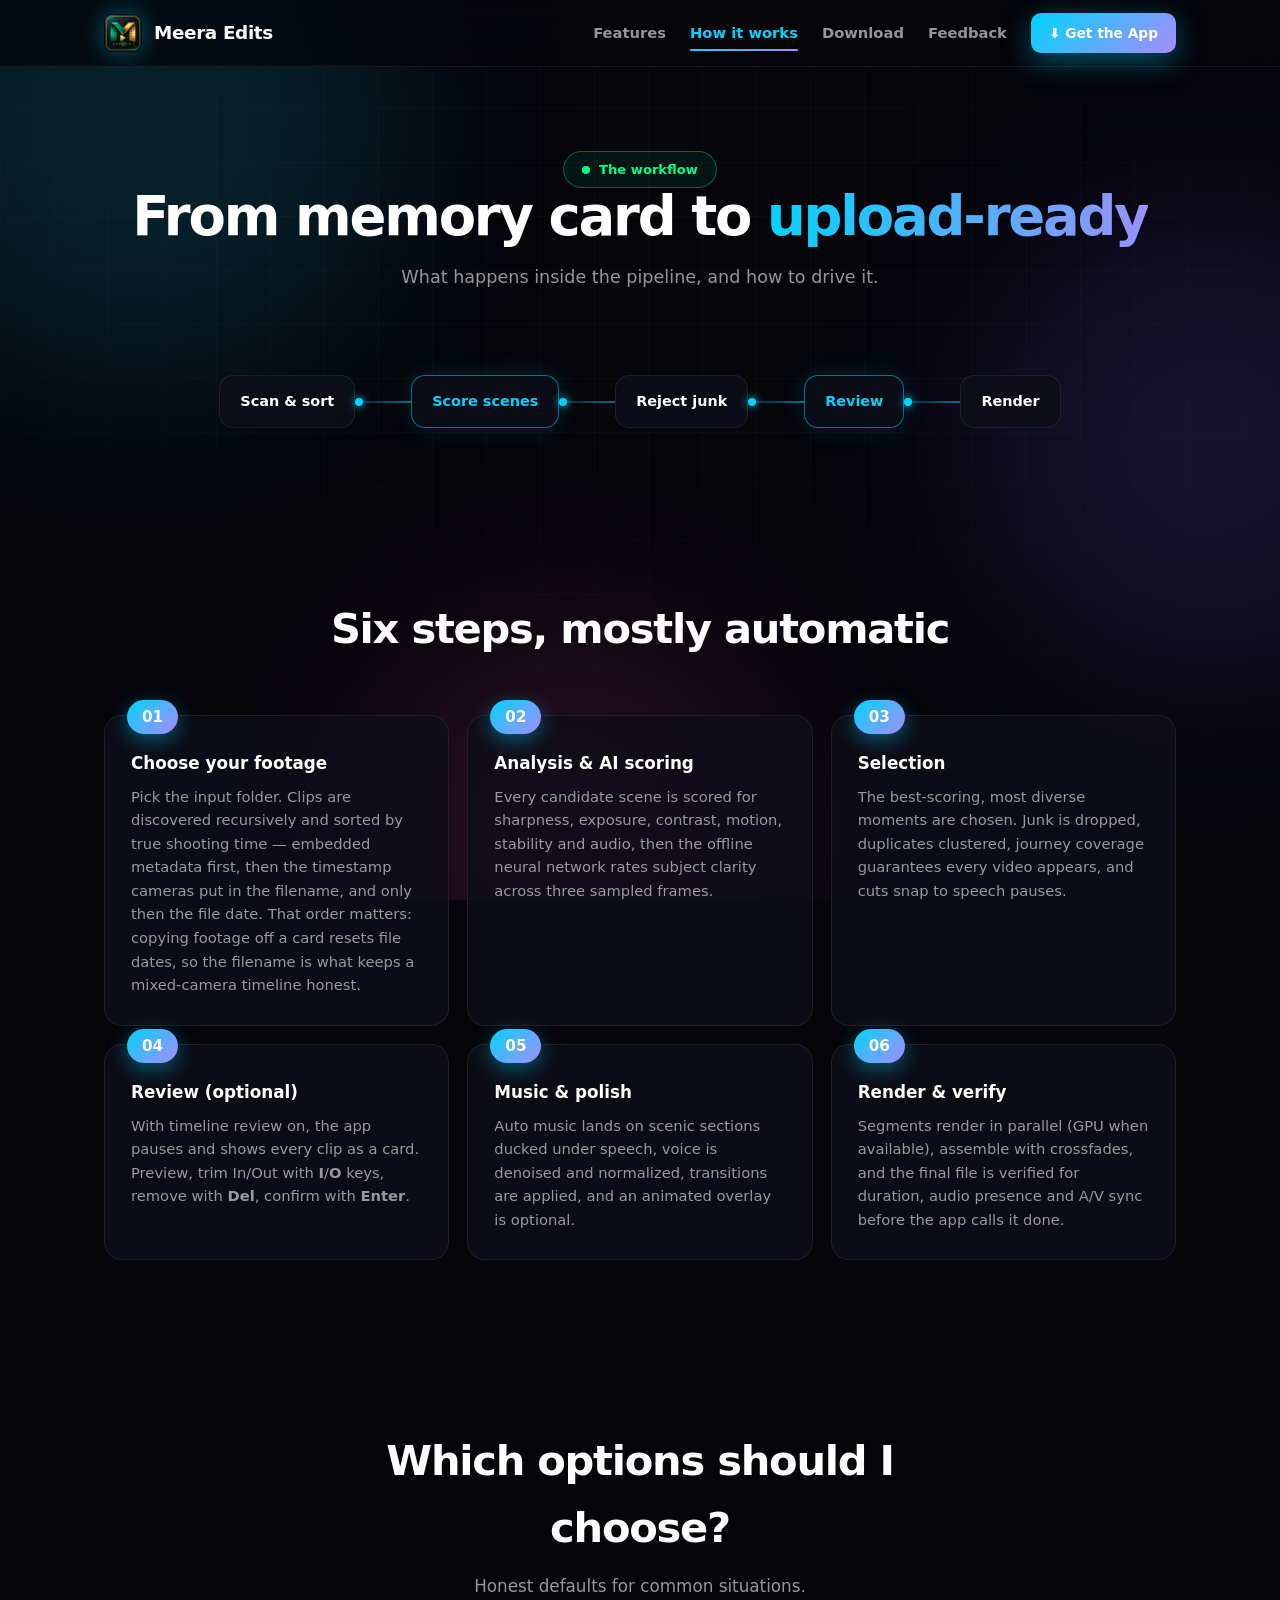
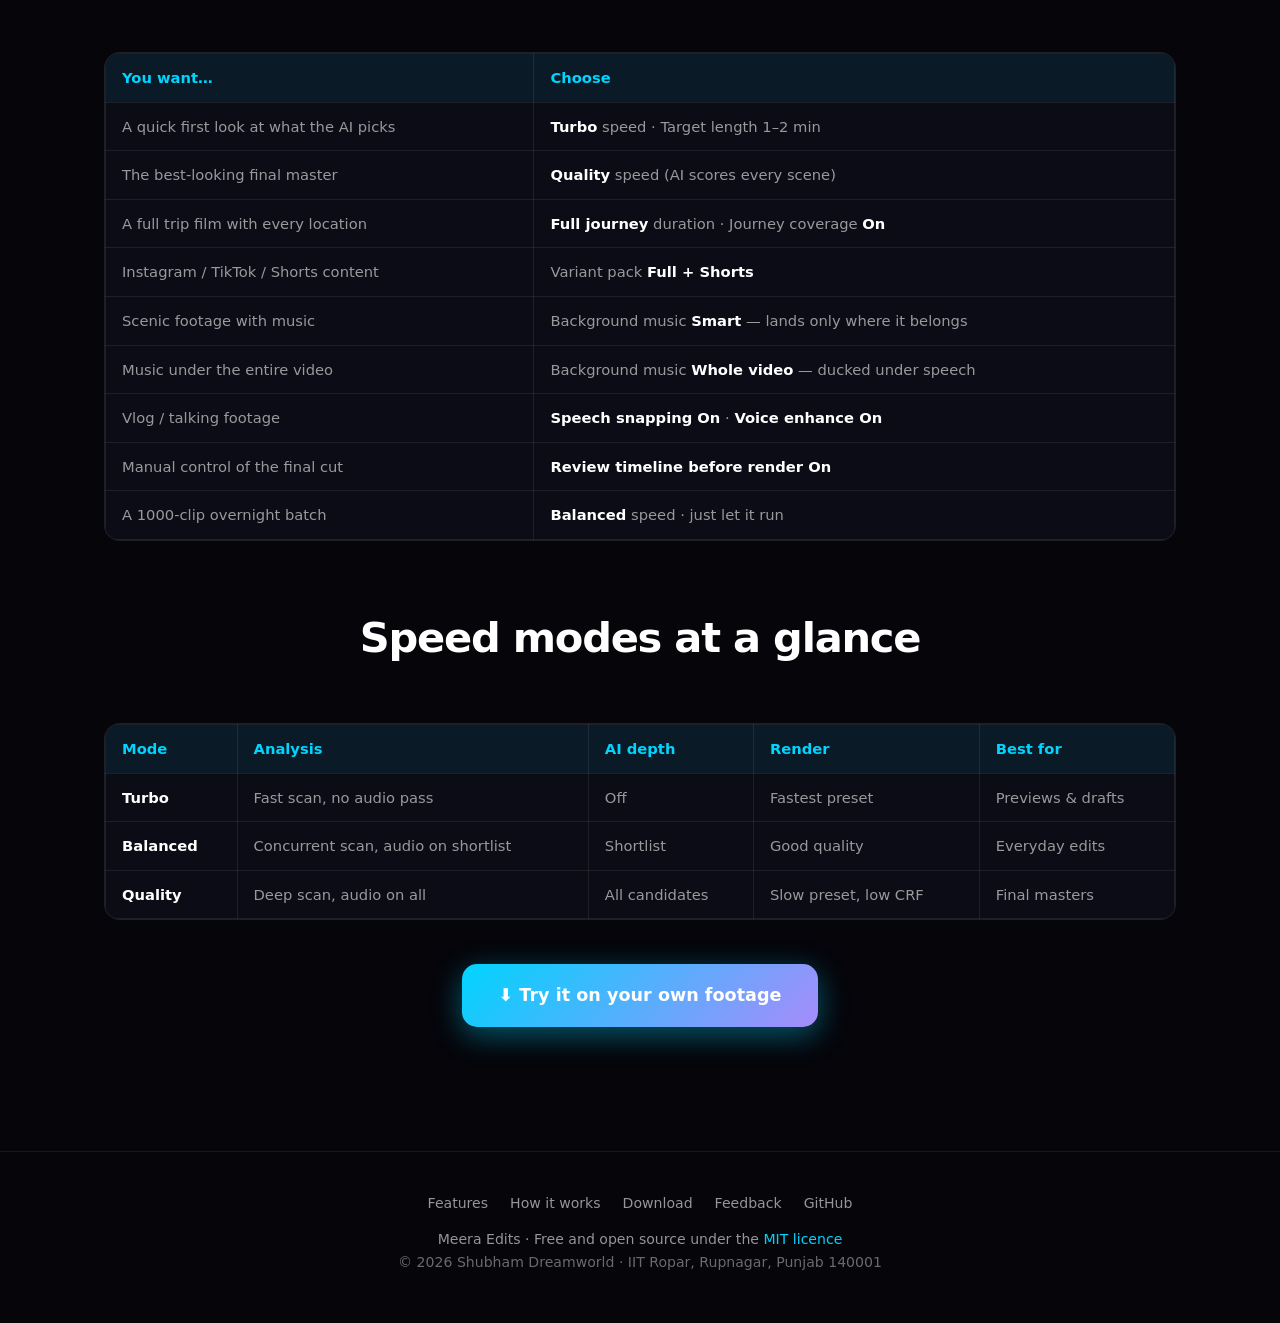
<file: site/how-it-works.html>
<!doctype html>
<html lang="en">
<head>
<meta charset="utf-8">
<meta name="viewport" content="width=device-width, initial-scale=1">
<title>How it works — Meera Edits</title>
<meta name="description" content="How Meera Edits turns raw footage into a finished video: the pipeline, the editing workflow, and which options to choose.">
<link rel="icon" href="assets/icon.png">
<link rel="stylesheet" href="assets/style.css">
<script defer src="assets/site.js"></script>
</head>
<body>
<div class="blobs"><div class="blob b1"></div><div class="blob b2"></div><div class="blob b3"></div></div>
<div class="grid-overlay"></div>

<nav>
  <div class="wrap navrow">
    <a class="logo" href="index.html"><img src="assets/icon.png" alt="">Meera Edits</a>
    <div class="navlinks">
      <a href="features.html">Features</a>
      <a href="how-it-works.html">How it works</a>
      <a href="download.html">Download</a>
      <a href="feedback.html">Feedback</a>
      <a class="btn primary small" href="download.html">&#11015; Get the App</a>
    </div>
  </div>
</nav>

<main>
  <header class="page-head wrap">
    <span class="eyebrow fade-1"><span class="dot"></span> The workflow</span>
    <h1 class="fade-2">From memory card to <span class="grad">upload-ready</span></h1>
    <p class="fade-3">What happens inside the pipeline, and how to drive it.</p>
  </header>

  <section style="padding-top:20px;">
    <div class="wrap">
      <div class="pipeline reveal">
        <div class="pnode">Scan &amp; sort</div><div class="parrow"></div>
        <div class="pnode hot">Score scenes</div><div class="parrow"></div>
        <div class="pnode">Reject junk</div><div class="parrow"></div>
        <div class="pnode hot">Review</div><div class="parrow"></div>
        <div class="pnode">Render</div>
      </div>
    </div>
  </section>

  <section>
    <div class="wrap">
      <div class="sec-head reveal"><h2>Six steps, mostly automatic</h2></div>
      <div class="steps" style="grid-template-columns:repeat(3,1fr);">
        <div class="step reveal"><h3>Choose your footage</h3><p>Pick the input folder. Clips are discovered recursively and sorted by true shooting time — embedded metadata first, then the timestamp cameras put in the filename, and only then the file date. That order matters: copying footage off a card resets file dates, so the filename is what keeps a mixed-camera timeline honest.</p></div>
        <div class="step reveal"><h3>Analysis &amp; AI scoring</h3><p>Every candidate scene is scored for sharpness, exposure, contrast, motion, stability and audio, then the offline neural network rates subject clarity across three sampled frames.</p></div>
        <div class="step reveal"><h3>Selection</h3><p>The best-scoring, most diverse moments are chosen. Junk is dropped, duplicates clustered, journey coverage guarantees every video appears, and cuts snap to speech pauses.</p></div>
        <div class="step reveal"><h3>Review (optional)</h3><p>With timeline review on, the app pauses and shows every clip as a card. Preview, trim In/Out with <b>I</b>/<b>O</b> keys, remove with <b>Del</b>, confirm with <b>Enter</b>.</p></div>
        <div class="step reveal"><h3>Music &amp; polish</h3><p>Auto music lands on scenic sections ducked under speech, voice is denoised and normalized, transitions are applied, and an animated overlay is optional.</p></div>
        <div class="step reveal"><h3>Render &amp; verify</h3><p>Segments render in parallel (GPU when available), assemble with crossfades, and the final file is verified for duration, audio presence and A/V sync before the app calls it done.</p></div>
      </div>
    </div>
  </section>

  <section>
    <div class="wrap">
      <div class="sec-head reveal">
        <h2>Which options should I choose?</h2>
        <p>Honest defaults for common situations.</p>
      </div>
      <div class="tablecard reveal">
        <table>
          <tr><th>You want&hellip;</th><th>Choose</th></tr>
          <tr><td>A quick first look at what the AI picks</td><td><b>Turbo</b> speed &middot; Target length 1&ndash;2 min</td></tr>
          <tr><td>The best-looking final master</td><td><b>Quality</b> speed (AI scores every scene)</td></tr>
          <tr><td>A full trip film with every location</td><td><b>Full journey</b> duration &middot; Journey coverage <b>On</b></td></tr>
          <tr><td>Instagram / TikTok / Shorts content</td><td>Variant pack <b>Full + Shorts</b></td></tr>
          <tr><td>Scenic footage with music</td><td>Background music <b>Smart</b> — lands only where it belongs</td></tr>
          <tr><td>Music under the entire video</td><td>Background music <b>Whole video</b> — ducked under speech</td></tr>
          <tr><td>Vlog / talking footage</td><td><b>Speech snapping On</b> &middot; <b>Voice enhance On</b></td></tr>
          <tr><td>Manual control of the final cut</td><td><b>Review timeline before render On</b></td></tr>
          <tr><td>A 1000-clip overnight batch</td><td><b>Balanced</b> speed &middot; just let it run</td></tr>
        </table>
      </div>

      <div class="sec-head reveal" style="margin-top:64px;">
        <h2>Speed modes at a glance</h2>
      </div>
      <div class="tablecard reveal">
        <table>
          <tr><th>Mode</th><th>Analysis</th><th>AI depth</th><th>Render</th><th>Best for</th></tr>
          <tr><td><b>Turbo</b></td><td>Fast scan, no audio pass</td><td>Off</td><td>Fastest preset</td><td>Previews &amp; drafts</td></tr>
          <tr><td><b>Balanced</b></td><td>Concurrent scan, audio on shortlist</td><td>Shortlist</td><td>Good quality</td><td>Everyday edits</td></tr>
          <tr><td><b>Quality</b></td><td>Deep scan, audio on all</td><td>All candidates</td><td>Slow preset, low CRF</td><td>Final masters</td></tr>
        </table>
      </div>

      <div style="text-align:center; margin-top:44px;" class="reveal">
        <a class="btn primary big" href="download.html">&#11015; Try it on your own footage</a>
      </div>
    </div>
  </section>
</main>

<footer>
  <div class="wrap">
    <div class="foot-links">
      <a href="features.html">Features</a>
      <a href="how-it-works.html">How it works</a>
      <a href="download.html">Download</a>
      <a href="feedback.html">Feedback</a>
      <a href="https://github.com/shubhamdreamworld/meera-edits-app" target="_blank" rel="noopener">GitHub</a>
    </div>
    Meera Edits &middot; Free and open source under the <a href="https://github.com/shubhamdreamworld/meera-edits-app/blob/main/LICENSE" target="_blank" rel="noopener">MIT licence</a><br>
    <span style="opacity:0.7;">&copy; 2026 Shubham Dreamworld &middot; IIT Ropar, Rupnagar, Punjab 140001</span>
  </div>
</footer>
</body>
</html>
</file>
<file: site/assets/style.css>
:root {
  --bg: #05050a;
  --surface: rgba(15,15,25,0.85);
  --surface-2: rgba(22,22,38,0.7);
  --line: rgba(255,255,255,0.08);
  --ink: #fff;
  --muted: rgba(255,255,255,0.58);
  --accent: #00d4ff;
  --accent-2: #a78bfa;
  --accent-3: #ff6b9d;
  --good: #00ff88;
  --glow: rgba(0,212,255,0.4);
}
* { margin:0; padding:0; box-sizing:border-box; }
html { scroll-behavior:smooth; }
body { background:var(--bg); color:var(--ink); font-family:'Segoe UI',Inter,system-ui,sans-serif; overflow-x:hidden; line-height:1.6; animation:pageIn .5s ease-out; }
@keyframes pageIn { from { opacity:0; } to { opacity:1; } }

/* Background */
.blobs { position:fixed; inset:0; z-index:0; pointer-events:none; overflow:hidden; }
.blob { position:absolute; border-radius:50%; filter:blur(90px); opacity:0.32; animation:drift 24s ease-in-out infinite alternate; }
.blob.b1 { width:520px; height:520px; background:#0a5c74; top:-140px; left:-120px; }
.blob.b2 { width:460px; height:460px; background:#3c2f80; top:24%; right:-160px; animation-delay:-8s; }
.blob.b3 { width:420px; height:420px; background:#6e2450; bottom:-140px; left:28%; animation-delay:-16s; }
@keyframes drift {
  0% { transform:translate(0,0) scale(1); }
  50% { transform:translate(70px,50px) scale(1.15); }
  100% { transform:translate(-50px,-40px) scale(0.92); }
}
.grid-overlay { position:fixed; inset:0; z-index:0; pointer-events:none;
  background-image:linear-gradient(rgba(255,255,255,0.024) 1px,transparent 1px),linear-gradient(90deg,rgba(255,255,255,0.024) 1px,transparent 1px);
  background-size:54px 54px;
  mask-image:radial-gradient(ellipse 90% 65% at 50% 30%, #000 30%, transparent 100%);
  -webkit-mask-image:radial-gradient(ellipse 90% 65% at 50% 30%, #000 30%, transparent 100%);
}
main, nav, footer { position:relative; z-index:1; }
.wrap { max-width:1120px; margin:0 auto; padding:0 24px; }

/* Nav */
nav { position:sticky; top:0; z-index:50; backdrop-filter:blur(24px); background:rgba(5,5,10,0.72); border-bottom:1px solid var(--line); }
.navrow { display:flex; align-items:center; justify-content:space-between; height:66px; }
.logo { display:flex; align-items:center; gap:12px; text-decoration:none; color:var(--ink); font-weight:900; font-size:1.15rem; letter-spacing:-0.02em; }
.logo img { width:38px; height:38px; border-radius:10px; box-shadow:0 0 22px var(--glow); transition:transform .3s cubic-bezier(.34,1.4,.64,1); }
.logo:hover img { transform:rotate(-6deg) scale(1.1); }
.navlinks { display:flex; gap:24px; align-items:center; }
.navlinks a { color:var(--muted); text-decoration:none; font-size:0.92rem; font-weight:600; transition:color .2s; position:relative; }
.navlinks a:not(.btn)::after { content:''; position:absolute; left:0; right:100%; bottom:-6px; height:2px; background:linear-gradient(90deg,var(--accent),var(--accent-2)); transition:right .25s ease; border-radius:2px; }
.navlinks a:not(.btn):hover::after, .navlinks a.active::after { right:0; }
.navlinks a:hover, .navlinks a.active { color:var(--accent); }

/* Buttons */
.btn { display:inline-flex; align-items:center; gap:10px; border-radius:12px; padding:13px 26px; font-weight:800; font-size:0.98rem; text-decoration:none; cursor:pointer; border:0; transition:transform .2s cubic-bezier(.34,1.4,.64,1), box-shadow .25s; }
.btn.primary { background:linear-gradient(135deg,var(--accent),var(--accent-2)); color:#fff; box-shadow:0 8px 30px var(--glow); position:relative; overflow:hidden; }
.btn.primary::after { content:''; position:absolute; inset:0; background:linear-gradient(105deg,transparent 40%,rgba(255,255,255,0.35) 50%,transparent 60%); transform:translateX(-120%); animation:sheen 3.2s ease-in-out infinite; }
@keyframes sheen { 0%,60% { transform:translateX(-120%);} 100% { transform:translateX(120%);} }
.btn.primary:hover { transform:translateY(-3px) scale(1.02); box-shadow:0 14px 44px var(--glow); }
.btn.ghost { border:1px solid rgba(0,212,255,0.35); color:var(--accent); background:rgba(0,212,255,0.06); }
.btn.ghost:hover { background:rgba(0,212,255,0.14); transform:translateY(-2px); }
.btn.small { padding:9px 18px; font-size:0.86rem; border-radius:10px; }
.btn.big { padding:17px 36px; font-size:1.1rem; border-radius:15px; }

/* Type */
h1 { font-size:clamp(2.4rem,6vw,4.4rem); font-weight:900; letter-spacing:-0.04em; line-height:1.05; }
h1 em, .grad { font-style:normal; background:linear-gradient(100deg,var(--accent),var(--accent-2) 55%,var(--accent-3)); -webkit-background-clip:text; background-clip:text; -webkit-text-fill-color:transparent; background-size:200% 100%; animation:hue 6s linear infinite; }
@keyframes hue { 0%{background-position:0% 0;} 100%{background-position:200% 0;} }
.eyebrow { display:inline-flex; align-items:center; gap:9px; border:1px solid rgba(0,255,136,0.35); color:var(--good); background:rgba(0,255,136,0.07); border-radius:99px; padding:7px 18px; font-size:0.82rem; font-weight:700; }
.eyebrow .dot { width:8px; height:8px; border-radius:50%; background:var(--good); animation:pulse 1.8s infinite; }
@keyframes pulse { 0%,100% { box-shadow:0 0 0 0 rgba(0,255,136,0.5);} 55% { box-shadow:0 0 0 8px rgba(0,255,136,0);} }
@keyframes fadeUp { from { opacity:0; transform:translateY(26px);} to { opacity:1; transform:translateY(0);} }
.fade-1 { animation:fadeUp .8s ease-out both; }
.fade-2 { animation:fadeUp .8s ease-out .12s both; }
.fade-3 { animation:fadeUp .8s ease-out .24s both; }
.fade-4 { animation:fadeUp .8s ease-out .36s both; }

/* Sections */
section { padding:84px 0; }
.hero { padding:100px 0 60px; text-align:center; }
.sub { max-width:640px; margin:24px auto 0; color:var(--muted); font-size:1.14rem; }
.cta { display:flex; gap:16px; justify-content:center; margin-top:38px; flex-wrap:wrap; }
.cta-note { margin-top:14px; color:var(--muted); font-size:0.82rem; }
.sec-head { text-align:center; max-width:660px; margin:0 auto 52px; }
.sec-head h2 { font-size:clamp(1.7rem,3.6vw,2.6rem); font-weight:900; letter-spacing:-0.03em; }
.sec-head p { color:var(--muted); margin-top:12px; font-size:1.05rem; }
.page-head { text-align:center; padding:84px 0 20px; }
.page-head h1 { font-size:clamp(2rem,5vw,3.4rem); }
.page-head p { color:var(--muted); max-width:620px; margin:18px auto 0; font-size:1.1rem; }

/* Cards */
.cards-3 { display:grid; grid-template-columns:repeat(3,1fr); gap:18px; }
.cards-2 { display:grid; grid-template-columns:repeat(2,1fr); gap:18px; }
.card { border:1px solid var(--line); border-radius:18px; background:var(--surface); padding:28px 24px; transition:transform .25s cubic-bezier(.34,1.4,.64,1), border-color .25s, box-shadow .25s; }
.card:hover { transform:translateY(-6px); border-color:rgba(0,212,255,0.4); box-shadow:0 18px 44px rgba(0,0,0,0.4), 0 0 30px rgba(0,212,255,0.12); }
.card .ic { width:46px; height:46px; border-radius:13px; display:grid; place-items:center; font-size:1.3rem; background:linear-gradient(135deg,rgba(0,212,255,0.16),rgba(167,139,250,0.14)); border:1px solid rgba(0,212,255,0.25); margin-bottom:16px; }
.card h3 { font-size:1.08rem; font-weight:800; letter-spacing:-0.01em; }
.card p { color:var(--muted); font-size:0.92rem; margin-top:8px; }

/* Stats */
.stats { display:grid; grid-template-columns:repeat(4,1fr); gap:16px; }
.stat { border:1px solid var(--line); border-radius:16px; background:var(--surface); padding:26px 18px; text-align:center; }
.stat b { display:block; font-size:2rem; font-weight:900; background:linear-gradient(135deg,var(--accent),var(--accent-2)); -webkit-background-clip:text; background-clip:text; -webkit-text-fill-color:transparent; }
.stat span { color:var(--muted); font-size:0.86rem; font-weight:600; }

/* Steps */
.steps { display:grid; grid-template-columns:repeat(3,1fr); gap:18px; counter-reset:step; }
.step { position:relative; border:1px solid var(--line); border-radius:18px; background:var(--surface); padding:34px 26px 28px; }
.step::before { counter-increment:step; content:counter(step,decimal-leading-zero); position:absolute; top:-16px; left:22px; font-weight:900; font-size:0.95rem; color:#fff; background:linear-gradient(135deg,var(--accent),var(--accent-2)); border-radius:99px; padding:5px 15px; box-shadow:0 6px 20px var(--glow); }
.step h3 { font-size:1.05rem; font-weight:800; }
.step p { color:var(--muted); font-size:0.92rem; margin-top:8px; }

/* Pipeline animation */
.pipeline { display:flex; align-items:center; justify-content:center; gap:0; flex-wrap:wrap; margin-top:44px; }
.pnode { border:1px solid var(--line); background:var(--surface); border-radius:14px; padding:14px 20px; font-weight:700; font-size:0.9rem; white-space:nowrap; }
.pnode.hot { border-color:rgba(0,212,255,0.5); color:var(--accent); box-shadow:0 0 24px rgba(0,212,255,0.15); }
.parrow { width:56px; height:2px; position:relative; background:linear-gradient(90deg,rgba(0,212,255,0.15),rgba(0,212,255,0.5)); overflow:visible; }
.parrow::after { content:''; position:absolute; top:-3px; left:0; width:8px; height:8px; border-radius:50%; background:var(--accent); box-shadow:0 0 10px var(--accent); animation:flow 1.6s linear infinite; }
@keyframes flow { from { left:-4px; opacity:0; } 15% { opacity:1; } 85% { opacity:1; } to { left:calc(100% - 4px); opacity:0; } }

/* Tables */
table { border-collapse:collapse; width:100%; font-size:0.92rem; }
th, td { border:1px solid var(--line); padding:12px 16px; text-align:left; }
th { background:rgba(0,212,255,0.07); color:var(--accent); font-weight:800; }
td { color:var(--muted); }
td b { color:var(--ink); }
.tablecard { border:1px solid var(--line); border-radius:16px; overflow:hidden; background:var(--surface); }

/* Forms */
.formwrap { max-width:640px; margin:0 auto; border:1px solid var(--line); border-radius:20px; background:var(--surface); padding:38px; box-shadow:0 24px 70px rgba(0,0,0,0.4); }
.fgroup { margin-bottom:18px; }
.fgroup label { display:block; color:var(--muted); font-size:0.78rem; font-weight:700; text-transform:uppercase; letter-spacing:0.06em; margin-bottom:7px; }
.fgroup input, .fgroup select, .fgroup textarea {
  width:100%; border:1px solid var(--line); border-radius:12px; background:rgba(0,0,0,0.35); color:var(--ink);
  min-height:46px; padding:11px 15px; font:inherit; outline:none; transition:border-color .2s, box-shadow .2s;
}
.fgroup textarea { min-height:130px; resize:vertical; }
.fgroup input:focus, .fgroup select:focus, .fgroup textarea:focus { border-color:var(--accent); box-shadow:0 0 0 3px rgba(0,212,255,0.22); }
.fgroup select { appearance:none; -webkit-appearance:none; background-image:url("data:image/svg+xml,%3Csvg xmlns='http://www.w3.org/2000/svg' width='12' height='8' viewBox='0 0 12 8'%3E%3Cpath d='M1 1.5 6 6.5 11 1.5' fill='none' stroke='%2300d4ff' stroke-width='2' stroke-linecap='round'/%3E%3C/svg%3E"); background-repeat:no-repeat; background-position:right 14px center; padding-right:38px; cursor:pointer; }
.fgroup select option { background:#0d0d16; }
.form-ok { display:none; text-align:center; padding:20px; border:1px solid rgba(0,255,136,0.4); border-radius:12px; background:rgba(0,255,136,0.07); color:var(--good); font-weight:700; margin-top:16px; }

/* Contact */
.contact { display:grid; grid-template-columns:repeat(3,1fr); gap:18px; max-width:900px; margin:0 auto; }
.cbox { border:1px solid var(--line); border-radius:16px; background:var(--surface); padding:28px 22px; text-align:center; transition:transform .25s, border-color .25s; }
.cbox:hover { transform:translateY(-4px); border-color:rgba(0,212,255,0.35); }
.cbox .ic { font-size:1.6rem; margin-bottom:12px; }
.cbox b { display:block; font-size:1rem; }
.cbox span, .cbox a { color:var(--muted); font-size:0.92rem; text-decoration:none; }
.cbox a:hover { color:var(--accent); }

/* Download page */
.dlcard { max-width:660px; margin:0 auto; border:1px solid rgba(0,212,255,0.3); border-radius:22px; background:linear-gradient(160deg,rgba(0,212,255,0.08),rgba(167,139,250,0.06)); padding:44px 38px; text-align:center; box-shadow:0 30px 80px rgba(0,0,0,0.45), 0 0 50px rgba(0,212,255,0.1); }
.dlcard .ver { color:var(--accent); font-weight:800; font-size:0.9rem; letter-spacing:0.14em; text-transform:uppercase; }
.dlcard h2 { font-size:2rem; font-weight:900; margin-top:10px; letter-spacing:-0.02em; }
.dlmeta { display:flex; gap:20px; justify-content:center; margin-top:16px; color:var(--muted); font-size:0.88rem; flex-wrap:wrap; }
.checklist { max-width:660px; margin:34px auto 0; display:grid; gap:10px; }
.checkrow { display:flex; gap:12px; align-items:flex-start; border:1px solid var(--line); border-radius:12px; background:var(--surface); padding:14px 18px; font-size:0.94rem; color:var(--muted); }
.checkrow b { color:var(--ink); }
.checkrow .tick { color:var(--good); font-weight:900; }

/* Version history */
.rellist { max-width:760px; margin:0 auto; }
.rel { border:1px solid var(--line); border-radius:18px; background:var(--surface); padding:26px 28px; margin-bottom:16px; transition:transform .25s, border-color .25s, box-shadow .25s; }
.rel:hover { transform:translateY(-3px); border-color:rgba(0,212,255,0.32); box-shadow:0 14px 36px rgba(0,0,0,0.35); }
.rel.is-latest { border-color:rgba(0,212,255,0.45); box-shadow:0 0 34px rgba(0,212,255,0.1); }
.rel-head { display:flex; align-items:center; gap:14px; flex-wrap:wrap; }
.rel-ver { font-size:1.35rem; font-weight:900; letter-spacing:-0.02em; }
.rel-badge { font-size:0.72rem; font-weight:800; text-transform:uppercase; letter-spacing:0.08em; color:#04121a; background:linear-gradient(135deg,var(--accent),var(--good)); border-radius:99px; padding:4px 12px; }
.rel-title { color:var(--muted); font-weight:600; }
.rel-date { margin-left:auto; color:var(--muted); font-size:0.85rem; font-family:'JetBrains Mono',monospace; }
.rel-notes { list-style:none; margin:18px 0 0; padding:0; display:grid; gap:9px; }
.rel-notes li { position:relative; padding-left:26px; color:var(--muted); font-size:0.94rem; }
.rel-notes li::before { content:'▹'; position:absolute; left:4px; top:0; color:var(--accent); font-weight:900; }
.rel-actions { display:flex; gap:12px; align-items:center; flex-wrap:wrap; margin-top:22px; }
.rel-meta { color:var(--muted); font-size:0.82rem; }
.rel-loading { text-align:center; color:var(--muted); padding:30px; }

/* SmartScreen help callout */
.smartscreen { max-width:660px; margin:20px auto 0; border:1px solid rgba(0,212,255,0.28); border-radius:16px; background:linear-gradient(160deg, rgba(0,212,255,0.07), rgba(167,139,250,0.05)); padding:24px 26px; }
.ss-head { font-size:1.05rem; font-weight:800; display:flex; align-items:center; gap:10px; margin-bottom:10px; }
.ss-shield { font-size:1.3rem; }
.smartscreen p { color:var(--muted); font-size:0.94rem; margin:8px 0; }
.ss-steps { margin:12px 0 12px 4px; padding:0; list-style:none; counter-reset:ss; display:grid; gap:9px; }
.ss-steps li { position:relative; padding-left:34px; color:var(--soft); font-size:0.95rem; }
.ss-steps li::before { counter-increment:ss; content:counter(ss); position:absolute; left:0; top:-1px; width:22px; height:22px; border-radius:50%; display:grid; place-items:center; font-size:0.78rem; font-weight:800; color:#04121a; background:linear-gradient(135deg,var(--accent),var(--accent-2)); }
.ss-note { font-size:0.86rem !important; opacity:0.85; }
.ss-note code { background:rgba(255,255,255,0.08); border-radius:5px; padding:1px 6px; font-size:0.85em; }

/* Poster shots */
.shot { border-radius:18px; overflow:hidden; border:1px solid var(--line); box-shadow:0 30px 90px rgba(0,0,0,0.55), 0 0 60px rgba(0,212,255,0.12); transition:transform .3s ease; }
.shot img { width:100%; display:block; }

footer { border-top:1px solid var(--line); padding:40px 0 50px; text-align:center; color:var(--muted); font-size:0.88rem; margin-top:40px; }
footer a { color:var(--accent); text-decoration:none; }
.foot-links { display:flex; gap:22px; justify-content:center; margin-bottom:14px; flex-wrap:wrap; }
.foot-links a { color:var(--muted); }
.foot-links a:hover { color:var(--accent); }

/* Scroll reveal */
.reveal { opacity:0; transform:translateY(30px); transition:opacity .7s ease, transform .7s cubic-bezier(.22,1,.36,1); }
.reveal.in { opacity:1; transform:translateY(0); }

/* Big CTA band */
.ctaband { border:1px solid rgba(0,212,255,0.28); border-radius:24px; background:linear-gradient(135deg,rgba(0,212,255,0.1),rgba(167,139,250,0.08)); text-align:center; padding:60px 30px; box-shadow:0 24px 70px rgba(0,0,0,0.35); }
.ctaband h2 { font-size:clamp(1.6rem,3.4vw,2.4rem); font-weight:900; letter-spacing:-0.03em; }
.ctaband p { color:var(--muted); margin-top:10px; }

@media (max-width:860px) {
  .cards-3, .cards-2, .steps, .stats, .contact { grid-template-columns:1fr 1fr; }
  .navlinks a:not(.btn) { display:none; }
  .parrow { display:none; }
  .pipeline { gap:10px; }
}
@media (max-width:560px) {
  .cards-3, .cards-2, .steps, .stats, .contact { grid-template-columns:1fr; }
  .formwrap { padding:26px 20px; }
}

/* ============ Enhanced UI components (v0.1.3 refresh) ============ */

/* NEW badge */
.badge-new { display:inline-block; font-size:0.6rem; font-weight:800; letter-spacing:0.1em; text-transform:uppercase; color:#04121a; background:linear-gradient(135deg,var(--accent),var(--good)); border-radius:99px; padding:3px 9px; margin-left:8px; vertical-align:middle; box-shadow:0 0 14px rgba(0,255,136,0.35); }

/* Hero feature chips */
.chips { display:flex; flex-wrap:wrap; gap:10px; justify-content:center; margin-top:26px; }
.chip { display:inline-flex; align-items:center; gap:8px; font-size:0.82rem; font-weight:600; color:var(--soft); border:1px solid var(--line); background:rgba(255,255,255,0.04); border-radius:99px; padding:8px 16px; transition:transform .2s cubic-bezier(.34,1.4,.64,1), border-color .2s, color .2s, background .2s; }
.chip:hover { transform:translateY(-2px); border-color:rgba(0,212,255,0.45); color:var(--accent); background:rgba(0,212,255,0.08); }
.chip .cd { width:6px; height:6px; border-radius:50%; background:linear-gradient(135deg,var(--accent),var(--accent-2)); box-shadow:0 0 8px var(--accent); }

/* Card top-accent on hover + featured variant */
.card { position:relative; overflow:hidden; }
.card::before { content:''; position:absolute; top:0; left:0; right:0; height:2px; background:linear-gradient(90deg,transparent,var(--accent),var(--accent-2),transparent); opacity:0; transition:opacity .3s ease; }
.card:hover::before { opacity:1; }
.card.featured { border-color:rgba(0,212,255,0.32); background:linear-gradient(165deg,rgba(0,212,255,0.07),rgba(15,15,25,0.9)); }
.card .ic { transition:transform .25s cubic-bezier(.34,1.4,.64,1), box-shadow .25s; }
.card:hover .ic { transform:scale(1.08) rotate(-4deg); box-shadow:0 0 22px rgba(0,212,255,0.25); }

/* Feature category divider */
.feat-cat { grid-column:1/-1; font-size:0.76rem; font-weight:800; letter-spacing:0.18em; text-transform:uppercase; color:var(--accent); margin:34px 0 2px; display:flex; align-items:center; gap:14px; }
.feat-cat:first-child { margin-top:0; }
.feat-cat::after { content:''; flex:1; height:1px; background:linear-gradient(90deg,rgba(0,212,255,0.35),transparent); }

/* What's-new spotlight band */
.whatsnew { border:1px solid rgba(0,212,255,0.22); border-radius:24px; background:linear-gradient(160deg,rgba(0,212,255,0.07),rgba(167,139,250,0.05)); padding:44px 34px; box-shadow:0 24px 70px rgba(0,0,0,0.3); }
.wn-tag { display:inline-flex; align-items:center; gap:9px; font-size:0.76rem; font-weight:800; letter-spacing:0.16em; text-transform:uppercase; color:var(--good); }
.wn-tag .cd { width:8px; height:8px; border-radius:50%; background:var(--good); animation:pulse 1.8s infinite; }
.wn-head { text-align:center; margin-bottom:34px; }
.wn-head h2 { font-size:clamp(1.6rem,3.4vw,2.4rem); font-weight:900; letter-spacing:-0.03em; margin-top:12px; }

/* Spotlight rows */
.spot { display:grid; grid-template-columns:64px 1fr; gap:20px; align-items:start; border:1px solid var(--line); border-radius:16px; background:rgba(255,255,255,0.03); padding:22px 24px; transition:transform .25s, border-color .25s, box-shadow .25s; }
.spot:hover { transform:translateY(-3px); border-color:rgba(0,212,255,0.35); box-shadow:0 14px 34px rgba(0,0,0,0.32); }
.spot .spot-ic { width:64px; height:64px; border-radius:16px; display:grid; place-items:center; font-size:1.7rem; background:linear-gradient(135deg,rgba(0,212,255,0.16),rgba(167,139,250,0.14)); border:1px solid rgba(0,212,255,0.28); }
.spot h3 { font-size:1.1rem; font-weight:800; letter-spacing:-0.01em; }
.spot p { color:var(--muted); font-size:0.94rem; margin-top:6px; }
.spot-grid { display:grid; gap:14px; margin-top:26px; }

@media (max-width:760px) {
  .whatsnew { padding:30px 20px; }
  .spot { grid-template-columns:52px 1fr; gap:16px; padding:18px; }
  .spot .spot-ic { width:52px; height:52px; font-size:1.4rem; }
}
</file>
